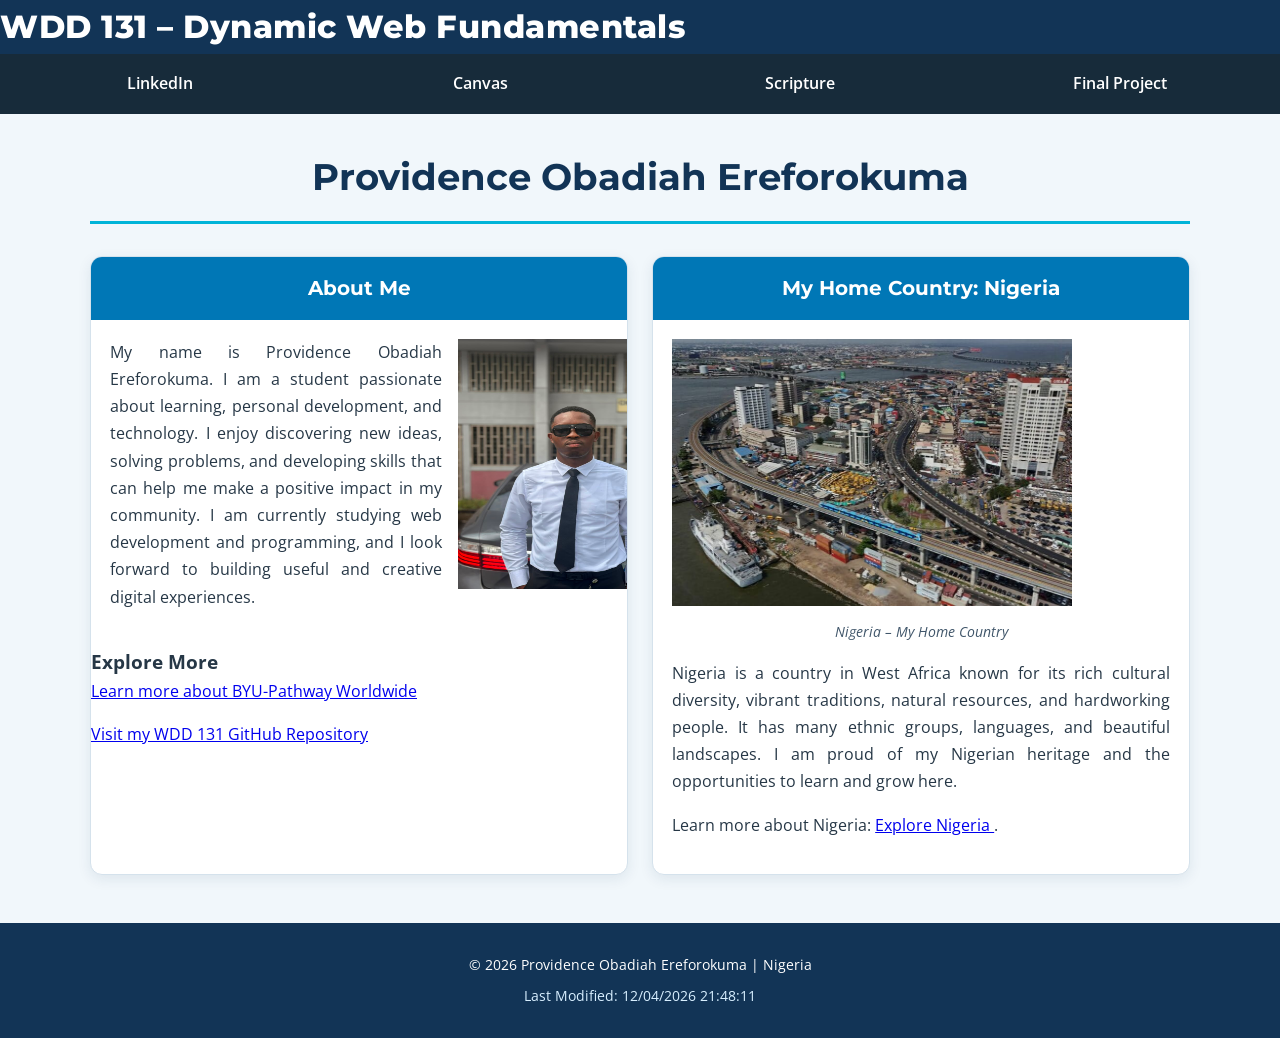
<file: index.html>
<!DOCTYPE html>
<html lang="en-US">

<head>
    <meta charset="UTF-8">
    <meta name="viewport" content="width=device-width, initial-scale=1.0">

    <title>WDD 131 – Dynamic Web Fundamentals – Providence Obadiah Ereforokuma</title>

    <meta name="description"
        content="WDD 131 Dynamic Web Fundamentals home page for Providence Ereforokuma, featuring my background, web development goals, and Nigeria.">

    <meta name="author" content="Providence Obadiah Ereforokuma">

    <link rel="preconnect" href="https://fonts.googleapis.com">
    <link rel="preconnect" href="https://fonts.gstatic.com" crossorigin>

    <link
        href="https://fonts.googleapis.com/css2?family=Montserrat:wght@400;600;700&family=Open+Sans:wght@400;500;600&display=swap"
        rel="stylesheet">

    <link rel="stylesheet" href="styles/base.css">

    <script src="scripts/getdates.js" defer></script>
</head>

<body>
    <header>
        <span id="course-title">WDD 131 – Dynamic Web Fundamentals</span>

        <nav class="navigation" aria-label="Main navigation">
            <a href="https://www.linkedin.com/in/providenceobadiahereforokuma" target="_blank"
                rel="noopener noreferrer">LinkedIn</a>

            <a href="https://byupw.instructure.com/" target="_blank" rel="noopener noreferrer">Canvas</a>

            <a href="https://www.churchofjesuschrist.org/study/scriptures/bofm/1-ne/3?lang=eng&amp;id=p7#p7"
                target="_blank" rel="noopener noreferrer">Scripture</a>

            <a href="final-project/">Final Project</a>
        </nav>
    </header>

    <main>
        <h1>Providence Obadiah Ereforokuma</h1>

        <div class="cards-container">
            <section class="card">
                <h2>About Me</h2>

                <div class="about-content">
                    <p>
                        My name is Providence Obadiah Ereforokuma. I am a student
                        passionate about learning, personal development, and
                        technology. I enjoy discovering new ideas, solving
                        problems, and developing skills that can help me make
                        a positive impact in my community. I am currently
                        studying web development and programming, and I look
                        forward to building useful and creative digital
                        experiences.
                    </p>

                    <img src="images/profile.jpeg" alt="Portrait of Providence Obadiah Ereforokuma" width="250"
                        height="250">
                </div>

                <div class="useful-links">
                    <h3>Explore More</h3>

                    <p>
                        <a href="https://www.byupathway.edu/" target="_blank" rel="noopener noreferrer">
                            Learn more about BYU-Pathway Worldwide
                        </a>
                    </p>

                    <p>
                        <a href="https://github.com/providiah/wdd131" target="_blank" rel="noopener noreferrer">
                            Visit my WDD 131 GitHub Repository
                        </a>
                    </p>
                </div>
            </section>

            <section class="card">
                <h2>My Home Country: Nigeria</h2>

                <div class="country-content">
                    <figure>
                        <img src="images/nigeria.jpg" alt="A view representing Nigeria" width="400" height="267">
                        <figcaption>Nigeria – My Home Country</figcaption>
                    </figure>

                    <div class="country-text">
                        <p>
                            Nigeria is a country in West Africa known for its
                            rich cultural diversity, vibrant traditions,
                            natural resources, and hardworking people. It has
                            many ethnic groups, languages, and beautiful
                            landscapes. I am proud of my Nigerian heritage
                            and the opportunities to learn and grow here.
                        </p>

                        <p>
                            Learn more about Nigeria:
                            <a href="https://www.britannica.com/place/Nigeria" target="_blank"
                                rel="noopener noreferrer">
                                Explore Nigeria
                            </a>.
                        </p>
                    </div>
                </div>
            </section>
        </div>
    </main>

    <footer>
        <p>
            &copy; <span id="currentyear"></span>
            Providence Obadiah Ereforokuma | Nigeria
        </p>

        <p id="lastModified"></p>
    </footer>
</body>

</html>
</file>
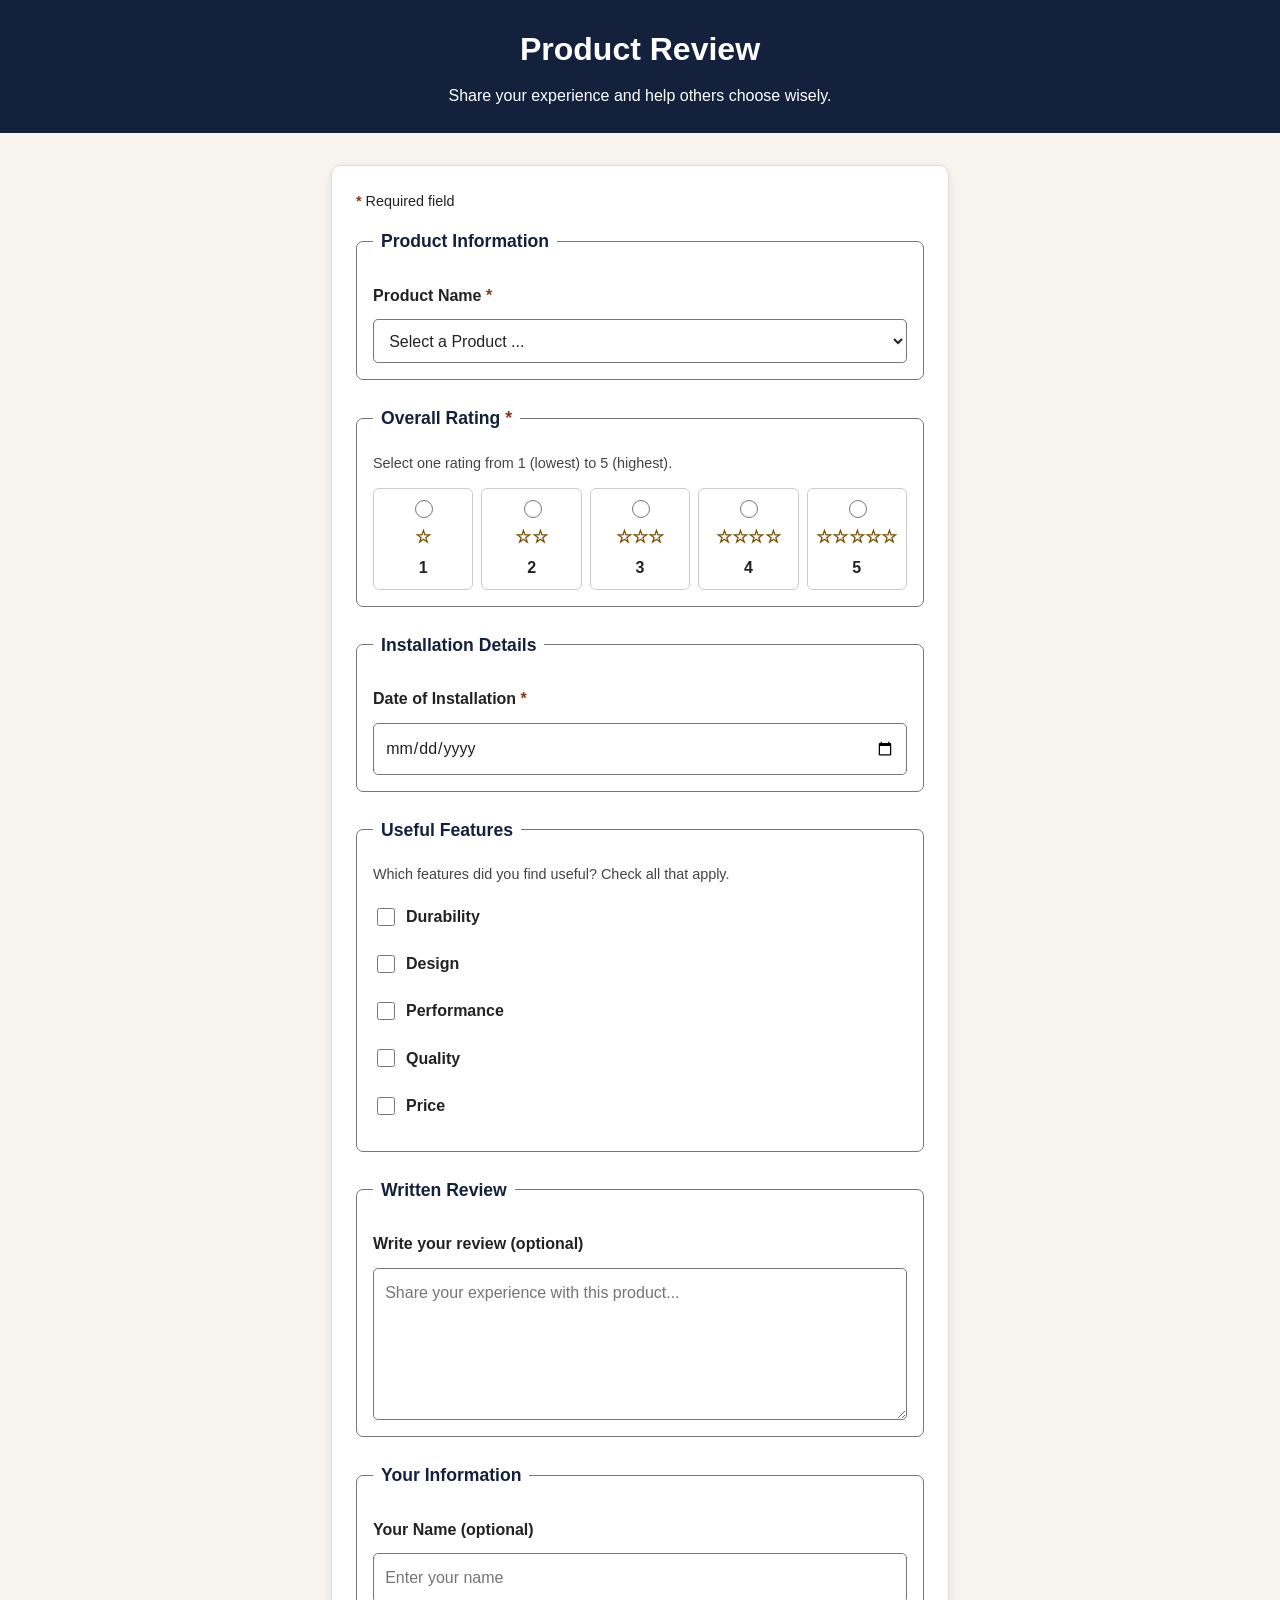
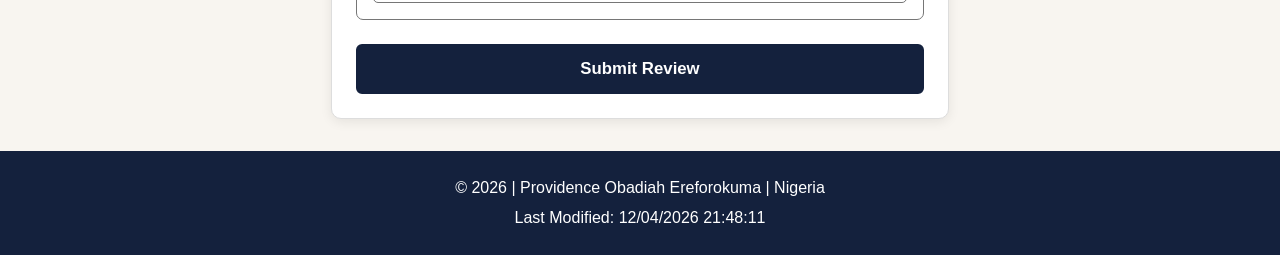
<file: form.html>
<!DOCTYPE html>
<html lang="en">

<head>
    <meta charset="UTF-8">
    <meta name="viewport" content="width=device-width, initial-scale=1.0">
    <meta name="description"
        content="WDD 131 Product Review Form. Select a product, rate it, and share your experience.">
    <meta name="author" content="Providence Obadiah Ereforokuma">
    <title>Product Review Form | WDD 131</title>

    <link rel="stylesheet" href="styles/form.css">
    <script src="scripts/form.js" defer></script>
</head>

<body>
    <header class="site-header">
        <h1>Product Review</h1>
        <p>Share your experience and help others choose wisely.</p>
    </header>

    <main>
        <form method="get" action="review.html">
            <p class="required-note"><span aria-hidden="true">*</span> Required field</p>

            <fieldset>
                <legend>Product Information</legend>

                <label for="productName">
                    Product Name <span class="required" aria-hidden="true">*</span>
                </label>
                <select id="productName" name="productName" required>
                    <option value="" disabled selected>Select a Product ...</option>
                </select>
            </fieldset>

            <fieldset>
                <legend>Overall Rating <span class="required" aria-hidden="true">*</span></legend>
                <p class="field-help">Select one rating from 1 (lowest) to 5 (highest).</p>

                <div class="rating-options">
                    <label for="rating1">
                        <input type="radio" id="rating1" name="rating" value="1" required>
                        <span class="stars" aria-hidden="true">☆</span>
                        <span>1</span>
                    </label>

                    <label for="rating2">
                        <input type="radio" id="rating2" name="rating" value="2" required>
                        <span class="stars" aria-hidden="true">☆☆</span>
                        <span>2</span>
                    </label>

                    <label for="rating3">
                        <input type="radio" id="rating3" name="rating" value="3" required>
                        <span class="stars" aria-hidden="true">☆☆☆</span>
                        <span>3</span>
                    </label>

                    <label for="rating4">
                        <input type="radio" id="rating4" name="rating" value="4" required>
                        <span class="stars" aria-hidden="true">☆☆☆☆</span>
                        <span>4</span>
                    </label>

                    <label for="rating5">
                        <input type="radio" id="rating5" name="rating" value="5" required>
                        <span class="stars" aria-hidden="true">☆☆☆☆☆</span>
                        <span>5</span>
                    </label>
                </div>
            </fieldset>

            <fieldset>
                <legend>Installation Details</legend>

                <label for="installationDate">
                    Date of Installation <span class="required" aria-hidden="true">*</span>
                </label>
                <input type="date" id="installationDate" name="installationDate" required>
            </fieldset>

            <fieldset>
                <legend>Useful Features</legend>
                <p class="field-help">Which features did you find useful? Check all that apply.</p>

                <label class="choice-label" for="durability">
                    <input type="checkbox" id="durability" name="features" value="Durability">
                    Durability
                </label>

                <label class="choice-label" for="design">
                    <input type="checkbox" id="design" name="features" value="Design">
                    Design
                </label>

                <label class="choice-label" for="performance">
                    <input type="checkbox" id="performance" name="features" value="Performance">
                    Performance
                </label>

                <label class="choice-label" for="quality">
                    <input type="checkbox" id="quality" name="features" value="Quality">
                    Quality
                </label>

                <label class="choice-label" for="price">
                    <input type="checkbox" id="price" name="features" value="Price">
                    Price
                </label>
            </fieldset>

            <fieldset>
                <legend>Written Review</legend>

                <label for="writtenReview">Write your review (optional)</label>
                <textarea id="writtenReview" name="writtenReview" rows="5"
                    placeholder="Share your experience with this product..."></textarea>
            </fieldset>

            <fieldset>
                <legend>Your Information</legend>

                <label for="userName">Your Name (optional)</label>
                <input type="text" id="userName" name="userName" autocomplete="name" placeholder="Enter your name">
            </fieldset>

            <input type="submit" value="Submit Review" class="submit-button">
        </form>
    </main>

    <footer>
        <p>&copy; <span id="currentyear"></span> | Providence Obadiah Ereforokuma | Nigeria</p>
        <p>Last Modified: <span id="lastModified"></span></p>
    </footer>
</body>

</html>
</file>
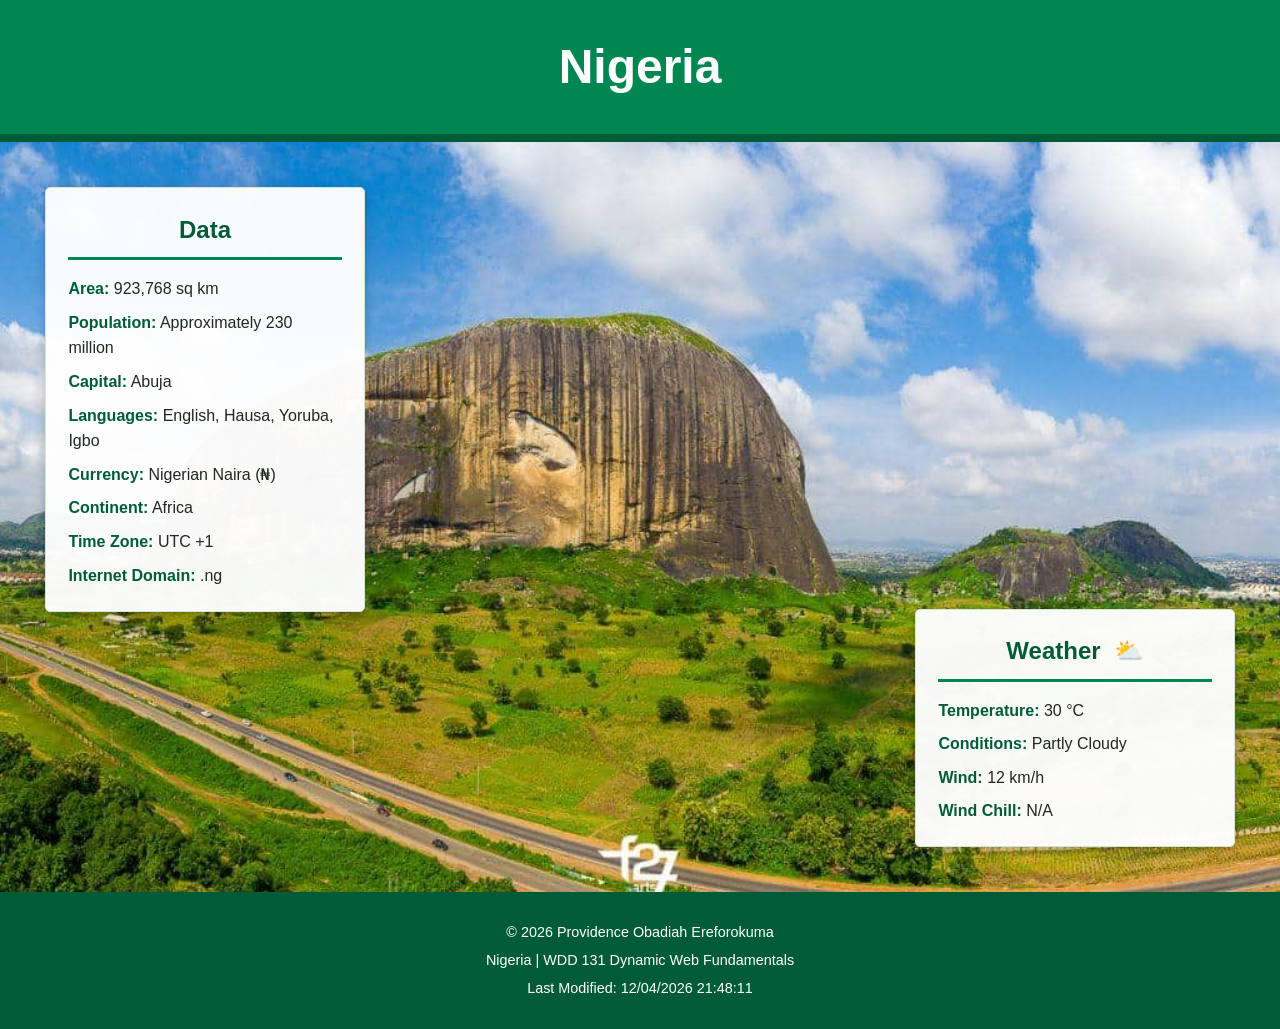
<file: place.html>
<!DOCTYPE html>
<html lang="en">

<head>
    <meta charset="UTF-8">
    <meta name="viewport" content="width=device-width, initial-scale=1.0">

    <meta name="description"
        content="Explore Nigeria, the Giant of Africa. Discover its geography, population, culture, landmarks, and weather.">

    <meta name="author" content="Providence Obadiah Ereforokuma">

    <title>Nigeria | Country Page | WDD 131</title>

    <link rel="stylesheet" href="styles/place.css">
    <script src="scripts/place.js" defer></script>
</head>

<body>

    <header>
        <h1>Nigeria</h1>
    </header>

    <main>

        <!-- Responsive Hero Image -->
        <div class="hero">
            <picture>
                <source srcset="images/nigeria-large.webp" media="(min-width: 700px)" type="image/webp">

                <img src="images/nigeria-small.webp" alt="Green mountain landscape in Nigeria" width="1000"
                    height="600" fetchpriority="high">
            </picture>
        </div>

        <!-- Country Data -->
        <section class="country-data">
            <h2>Data</h2>

            <div class="data-content">
                <p><strong>Area:</strong> 923,768 sq km</p>

                <p><strong>Population:</strong> Approximately 230 million</p>

                <p><strong>Capital:</strong> Abuja</p>

                <p><strong>Languages:</strong> English, Hausa, Yoruba, Igbo</p>

                <p><strong>Currency:</strong> Nigerian Naira (₦)</p>

                <p><strong>Continent:</strong> Africa</p>

                <p><strong>Time Zone:</strong> UTC +1</p>

                <p><strong>Internet Domain:</strong> .ng</p>
            </div>
        </section>

        <!-- Weather Information -->
        <section class="weather">
            <h2>Weather</h2>

            <!-- Mobile SVG Weather Icon -->
            <div class="weather-icon">
                <img src="images/weather.svg" alt="Partly cloudy weather icon" width="80" height="80">
            </div>

            <div class="weather-content">
                <p>
                    <strong>Temperature:</strong>
                    <span id="temperature">30</span> °C
                </p>

                <p>
                    <strong>Conditions:</strong>
                    Partly Cloudy
                </p>

                <p>
                    <strong>Wind:</strong>
                    <span id="wind-speed">12</span> km/h
                </p>

                <p>
                    <strong>Wind Chill:</strong>
                    <span id="wind-chill">N/A</span>
                </p>
            </div>
        </section>

    </main>

    <!-- Footer -->
    <footer>
        <p>
            &copy; <span id="current-year"></span>
            Providence Obadiah Ereforokuma
        </p>

        <p>Nigeria | WDD 131 Dynamic Web Fundamentals</p>

        <p>
            Last Modified:
            <span id="last-modified"></span>
        </p>
    </footer>

</body>

</html>
</file>
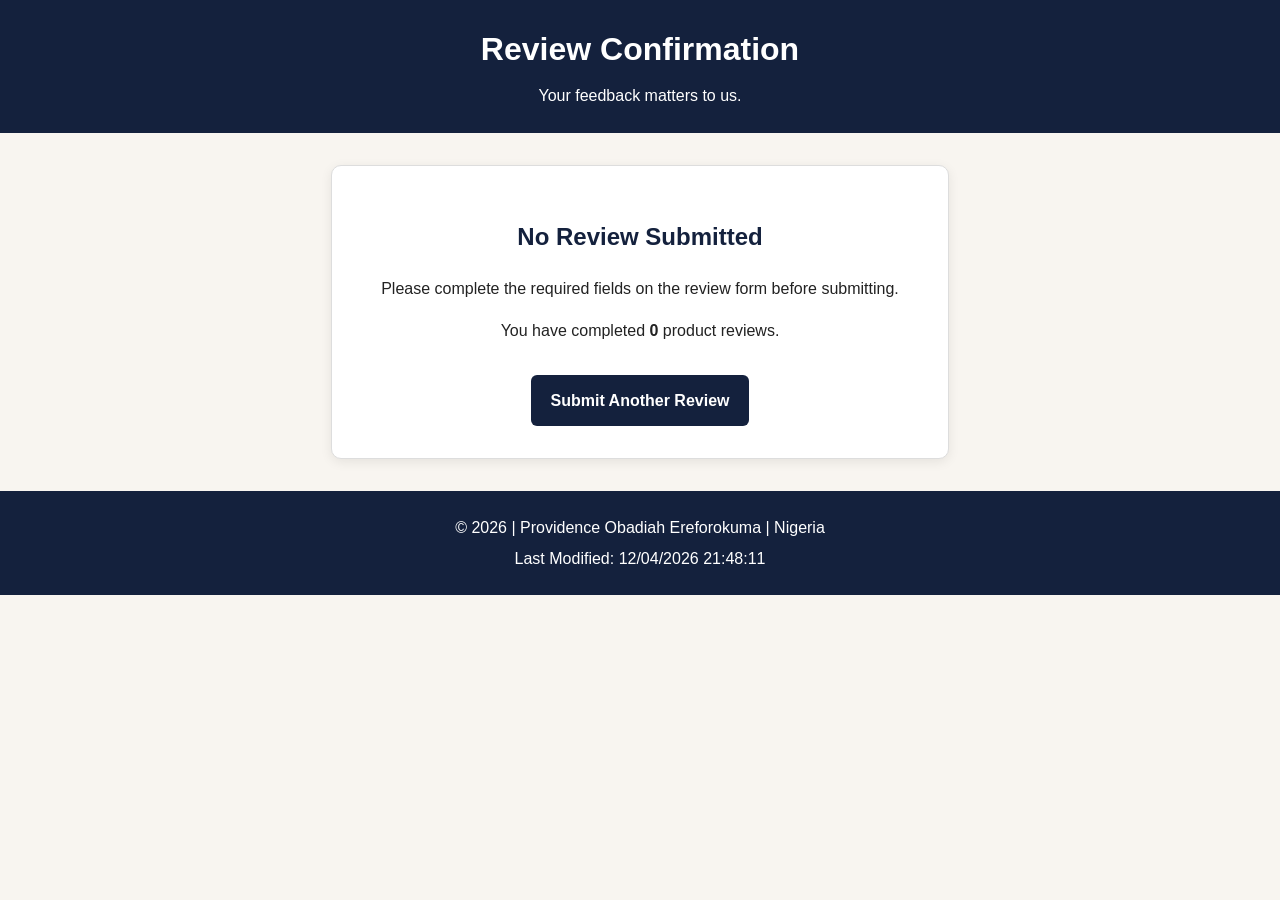
<file: review.html>
<!DOCTYPE html>
<html lang="en">

<head>
    <meta charset="UTF-8">
    <meta name="viewport" content="width=device-width, initial-scale=1.0">
    <meta name="description" content="Product review submission confirmation page for WDD 131.">
    <meta name="author" content="Providence Obadiah Ereforokuma">
    <title>Review Confirmation | WDD 131</title>

    <link rel="stylesheet" href="styles/form.css">
    <script src="scripts/review.js" defer></script>
</head>

<body>
    <header class="site-header">
        <h1>Review Confirmation</h1>
        <p>Your feedback matters to us.</p>
    </header>

    <main>
        <section class="confirmation">
            <h2 id="confirmationTitle">Thank You!</h2>

            <p id="confirmationMessage">
                Your product review has been submitted successfully.
            </p>

            <div id="reviewDetails" hidden>
                <p>Product: <strong id="confirmedProduct"></strong></p>
                <p>Rating: <strong id="confirmedRating"></strong> out of 5</p>
            </div>

            <p>
                You have completed
                <strong id="reviewCount">0</strong>
                product reviews.
            </p>

            <a href="form.html">Submit Another Review</a>
        </section>
    </main>

    <footer>
        <p>&copy; <span id="currentyear"></span> | Providence Obadiah Ereforokuma | Nigeria</p>
        <p>Last Modified: <span id="lastModified"></span></p>
    </footer>
</body>

</html>
</file>
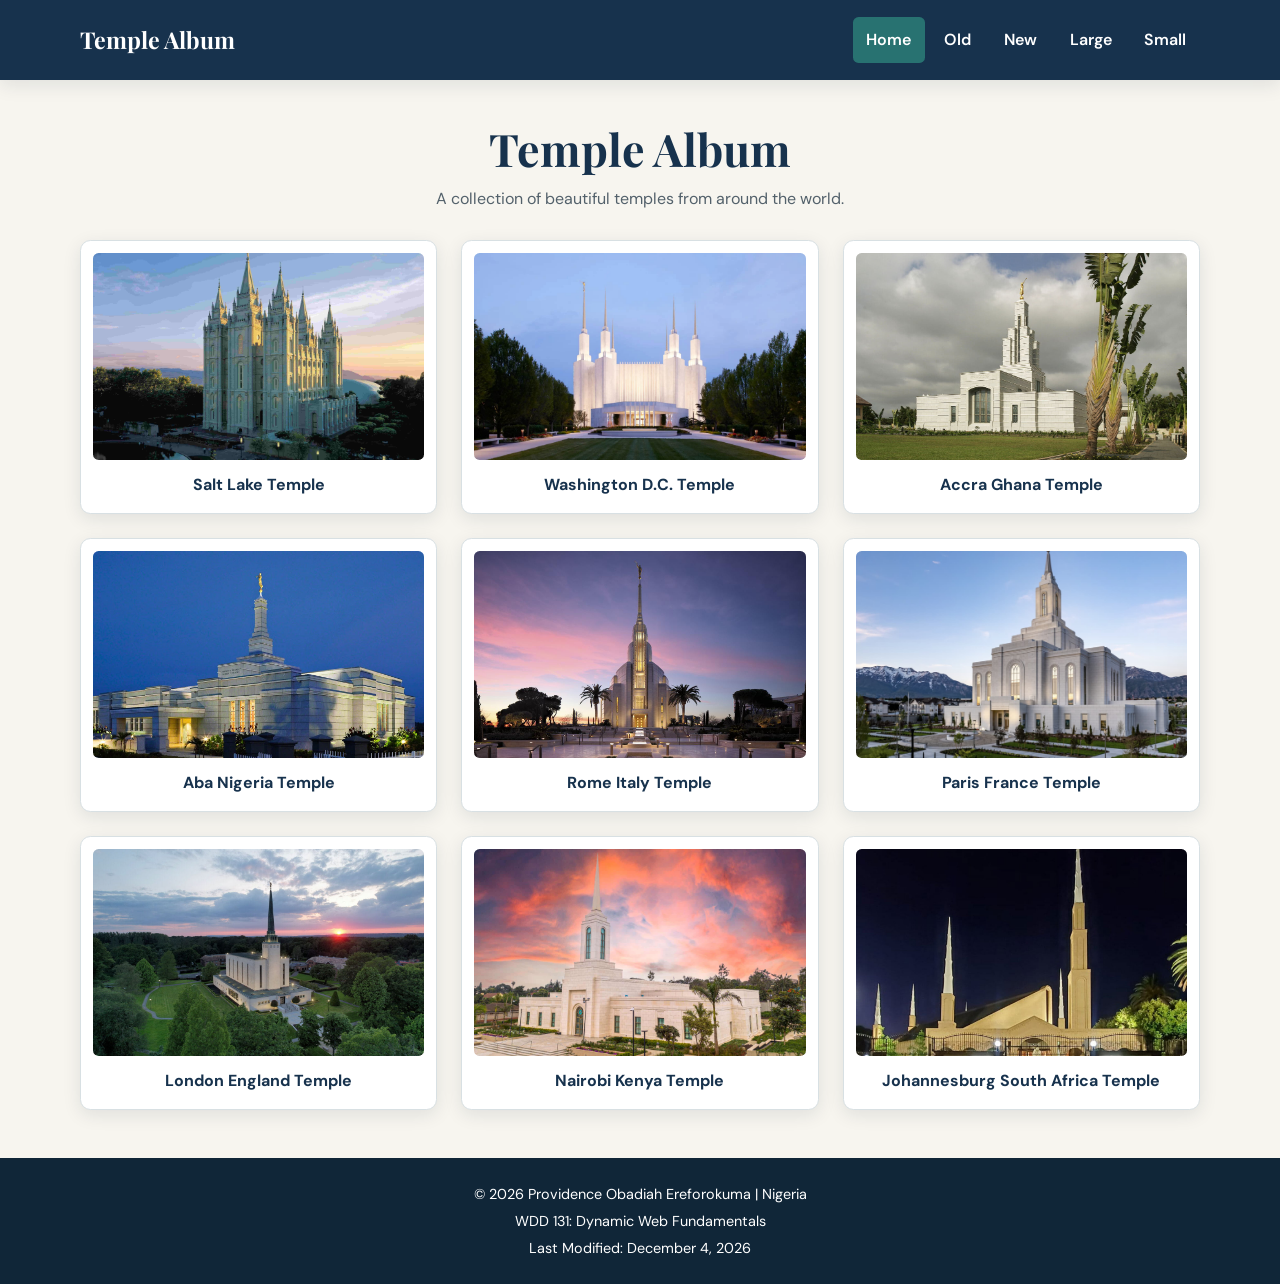
<file: temples.html>
<!DOCTYPE html>
<html lang="en">

<head>
    <meta charset="UTF-8">
    <meta name="viewport" content="width=device-width, initial-scale=1.0">
    <meta name="description"
        content="A responsive picture album featuring temples of The Church of Jesus Christ of Latter-day Saints.">
    <meta name="author" content="Providence Obadiah Ereforokuma">
    <title>Temple Album | WDD 131</title>
    <link rel="preconnect" href="https://fonts.googleapis.com">
    <link rel="preconnect" href="https://fonts.gstatic.com" crossorigin>
    <link
        href="https://fonts.googleapis.com/css2?family=DM+Sans:wght@400;500;600;700&family=Playfair+Display:wght@600;700&display=swap"
        rel="stylesheet">
    <link rel="stylesheet" href="styles/temples.css">
    <link rel="stylesheet" href="styles/temples-large.css">
    <script src="scripts/temples.js" defer></script>
</head>

<body>
    <header class="site-header">
        <div class="header-inner">
            <a class="site-title" href="temples.html">Temple Album</a>
            <button class="menu-button" type="button" aria-label="Open navigation menu" aria-expanded="false"
                aria-controls="primary-navigation">
                <span class="menu-icon" aria-hidden="true">☰</span>
            </button>
            <nav class="primary-nav" id="primary-navigation" aria-label="Main navigation">
                <a href="#all" data-filter="all" class="active" aria-current="page">Home</a>
                <a href="#old" data-filter="old">Old</a>
                <a href="#new" data-filter="new">New</a>
                <a href="#large" data-filter="large">Large</a>
                <a href="#small" data-filter="small">Small</a>
            </nav>
        </div>
    </header>

    <main>
        <h1>Temple Album</h1>
        <p class="intro">A collection of beautiful temples from around the world.</p>
        <section class="temple-grid" aria-label="Temple photographs">
            <figure class="temple-card" data-year="old" data-size="large">
                <img src="images/salt_lake_temple_lds.jpg" alt="Illustration placeholder for the Salt Lake Temple"
                    width="640" height="420">
                <figcaption>Salt Lake Temple</figcaption>
            </figure>
            <figure class="temple-card" data-year="old" data-size="large">
                <img src="images/washington-dc-temple.jpg" alt="Illustration placeholder for the Washington D.C. Temple"
                    width="640" height="420" loading="lazy">
                <figcaption>Washington D.C. Temple</figcaption>
            </figure>
            <figure class="temple-card" data-year="new" data-size="small">
                <img src="images/accra_ghana_temple.jpg" alt="Illustration placeholder for the Accra Ghana Temple"
                    width="640" height="420" loading="lazy">
                <figcaption>Accra Ghana Temple</figcaption>
            </figure>
            <figure class="temple-card" data-year="new" data-size="small">
                <img src="images/aba-nigeria-temple.jpg" alt="Illustration placeholder for the Aba Nigeria Temple"
                    width="640" height="420" loading="lazy">
                <figcaption>Aba Nigeria Temple</figcaption>
            </figure>
            <figure class="temple-card" data-year="new" data-size="large">
                <img src="images/rome-italy-temple.jpg" alt="Illustration placeholder for the Rome Italy Temple"
                    width="640" height="420" loading="lazy">
                <figcaption>Rome Italy Temple</figcaption>
            </figure>
            <figure class="temple-card" data-year="new" data-size="small">
                <img src="images/paris_france_temple.jpg" alt="Illustration placeholder for the Paris France Temple"
                    width="640" height="420" loading="lazy">
                <figcaption>Paris France Temple</figcaption>
            </figure>
            <figure class="temple-card" data-year="old" data-size="small">
                <img src="images/london-england-temple.jpg" alt="Illustration placeholder for the London England Temple"
                    width="640" height="420" loading="lazy">
                <figcaption>London England Temple</figcaption>
            </figure>
            <figure class="temple-card" data-year="new" data-size="large">
                <img src="images/nairobi-kenya-temple.jpg" alt="Illustration placeholder for the Nairobi Kenya Temple"
                    width="640" height="420" loading="lazy">
                <figcaption>Nairobi Kenya Temple</figcaption>
            </figure>
            <figure class="temple-card" data-year="old" data-size="small">
                <img src="images/johannesburg-temple.jpg"
                    alt="Illustration placeholder for the Johannesburg South Africa Temple" width="640" height="420"
                    loading="lazy">
                <figcaption>Johannesburg South Africa Temple</figcaption>
            </figure>
        </section>
        <p class="empty-message" hidden>No temples match this category.</p>
    </main>

    <footer class="site-footer">
        <p>© <span id="current-year"></span> Providence Obadiah Ereforokuma | Nigeria</p>
        <p>WDD 131: Dynamic Web Fundamentals</p>
        <p>Last Modified: <span id="last-modified"></span></p>
    </footer>
</body>

</html>
</file>
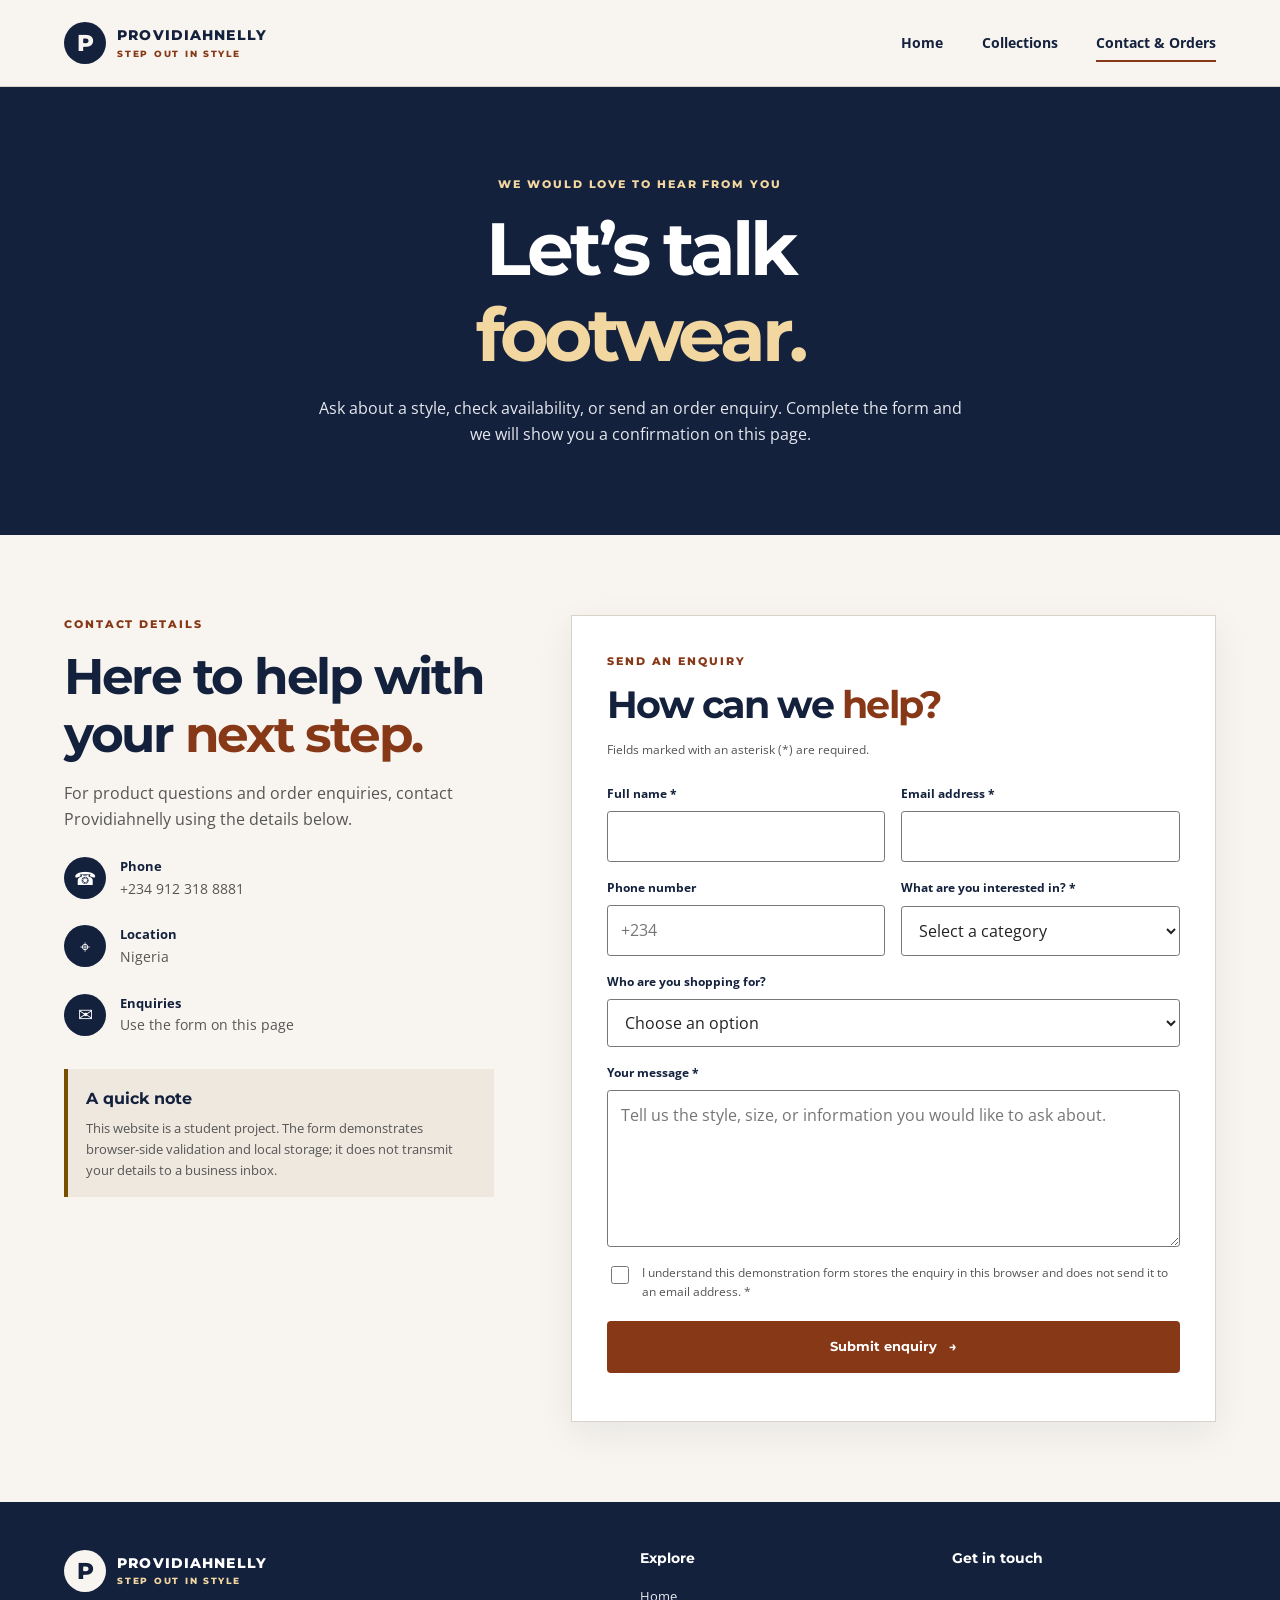
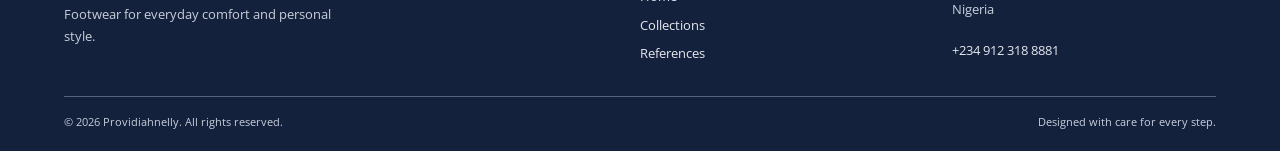
<file: project/contact.html>
<!DOCTYPE html>
<html lang="en">

<head>
    <meta charset="UTF-8">
    <meta name="viewport" content="width=device-width, initial-scale=1.0">
    <meta name="description"
        content="Contact Providiahnelly in Nigeria to ask about slippers, sandals, palm slippers, sizes, availability, and footwear orders.">
    <meta name="author" content="Providence Obadiah Ereforokuma">
    <meta name="theme-color" content="#14213d">
    <title>Contact &amp; Orders | Providiahnelly</title>
    <link rel="preconnect" href="https://fonts.googleapis.com">
    <link rel="preconnect" href="https://fonts.gstatic.com" crossorigin>
    <link
        href="https://fonts.googleapis.com/css2?family=Montserrat:wght@500;600;700;800&family=Open+Sans:wght@400;500;600;700&display=swap"
        rel="stylesheet">
    <link rel="stylesheet" href="styles/project.css">
    <script src="scripts/project.js" defer></script>
</head>

<body>
    <a class="skip-link" href="#main-content">Skip to main content</a>
    <header class="site-header">
        <div class="header-inner">
            <a class="brand" href="index.html" aria-label="Providiahnelly home"><span class="brand-mark">P</span><span
                    class="brand-name">PROVIDIAHNELLY<small>STEP OUT IN STYLE</small></span></a>
            <button class="menu-toggle" type="button" aria-expanded="false" aria-controls="primary-nav"
                aria-label="Open navigation"><span></span><span></span><span></span></button>
            <nav class="primary-nav" id="primary-nav" aria-label="Main navigation"><a href="index.html">Home</a><a
                    href="collections.html">Collections</a><a class="active" href="contact.html"
                    aria-current="page">Contact &amp; Orders</a></nav>
        </div>
    </header>

    <main id="main-content">
        <section class="page-hero contact-hero">
            <p class="eyebrow">WE WOULD LOVE TO HEAR FROM YOU</p>
            <h1>Let’s talk <em>footwear.</em></h1>
            <p>Ask about a style, check availability, or send an order enquiry. Complete the form and we will show you a
                confirmation on this page.</p>
        </section>

        <section class="contact-layout section-pad">
            <aside class="contact-aside">
                <p class="eyebrow">CONTACT DETAILS</p>
                <h2>Here to help with your <em>next step.</em></h2>
                <p>For product questions and order enquiries, contact Providiahnelly using the details below.</p>
                <div class="contact-detail"><span class="detail-icon" aria-hidden="true">☎</span>
                    <div><strong>Phone</strong><a href="tel:+2349123188881">+234 912 318 8881</a></div>
                </div>
                <div class="contact-detail"><span class="detail-icon" aria-hidden="true">⌖</span>
                    <div><strong>Location</strong><span>Nigeria</span></div>
                </div>
                <div class="contact-detail"><span class="detail-icon" aria-hidden="true">✉</span>
                    <div><strong>Enquiries</strong><span>Use the form on this page</span></div>
                </div>
                <div class="contact-note"><strong>A quick note</strong>
                    <p>This website is a student project. The form demonstrates browser-side validation and local
                        storage; it does not transmit your details to a business inbox.</p>
                </div>
            </aside>

            <form class="contact-form" id="enquiry-form">
                <div class="form-heading">
                    <p class="eyebrow">SEND AN ENQUIRY</p>
                    <h2>How can we <em>help?</em></h2>
                    <p>Fields marked with an asterisk (*) are required.</p>
                </div>
                <div class="form-row">
                    <div class="form-field"><label for="full-name">Full name *</label><input id="full-name"
                            name="fullName" type="text" autocomplete="name" required minlength="2" maxlength="70"></div>
                    <div class="form-field"><label for="email">Email address *</label><input id="email" name="email"
                            type="email" autocomplete="email" required></div>
                </div>
                <div class="form-row">
                    <div class="form-field"><label for="phone">Phone number</label><input id="phone" name="phone"
                            type="tel" autocomplete="tel" placeholder="+234"></div>
                    <div class="form-field"><label for="interest">What are you interested in? *</label><select
                            id="interest" name="interest" required>
                            <option value="" selected disabled>Select a category</option>
                            <option value="Slippers">Slippers</option>
                            <option value="Sandals">Sandals</option>
                            <option value="Palm slippers">Palm slippers</option>
                            <option value="General enquiry">General enquiry</option>
                        </select></div>
                </div>
                <div class="form-field"><label for="audience">Who are you shopping for?</label><select id="audience"
                        name="audience">
                        <option value="Not specified">Choose an option</option>
                        <option value="Men">Men</option>
                        <option value="Women">Women</option>
                        <option value="Children">Children</option>
                        <option value="Family">Family</option>
                    </select></div>
                <div class="form-field"><label for="message">Your message *</label><textarea id="message" name="message"
                        rows="5" required minlength="10" maxlength="700"
                        placeholder="Tell us the style, size, or information you would like to ask about."></textarea>
                </div>
                <label class="consent-field"><input type="checkbox" name="consent" id="consent" required><span>I
                        understand this demonstration form stores the enquiry in this browser and does not send it to an
                        email address. *</span></label>
                <button class="button button-primary form-submit" type="submit">Submit enquiry <span
                        aria-hidden="true">→</span></button>
                <p class="form-feedback" id="form-feedback" role="status" aria-live="polite"></p>
            </form>
        </section>
    </main>

    <footer class="site-footer">
        <div class="footer-main">
            <div><a class="brand brand-footer" href="index.html"><span class="brand-mark">P</span><span
                        class="brand-name">PROVIDIAHNELLY<small>STEP OUT IN STYLE</small></span></a>
                <p>Footwear for everyday comfort and personal style.</p>
            </div>
            <div>
                <h2>Explore</h2><a href="index.html">Home</a><a href="collections.html">Collections</a><a
                    href="references.html">References</a>
            </div>
            <div>
                <h2>Get in touch</h2>
                <p>Nigeria</p><a href="tel:+2349123188881">+234 912 318 8881</a>
            </div>
        </div>
        <div class="footer-bottom"><span>© <span id="current-year"></span> Providiahnelly. All rights
                reserved.</span><span>Designed with care for every step.</span></div>
    </footer>
</body>

</html>
</file>
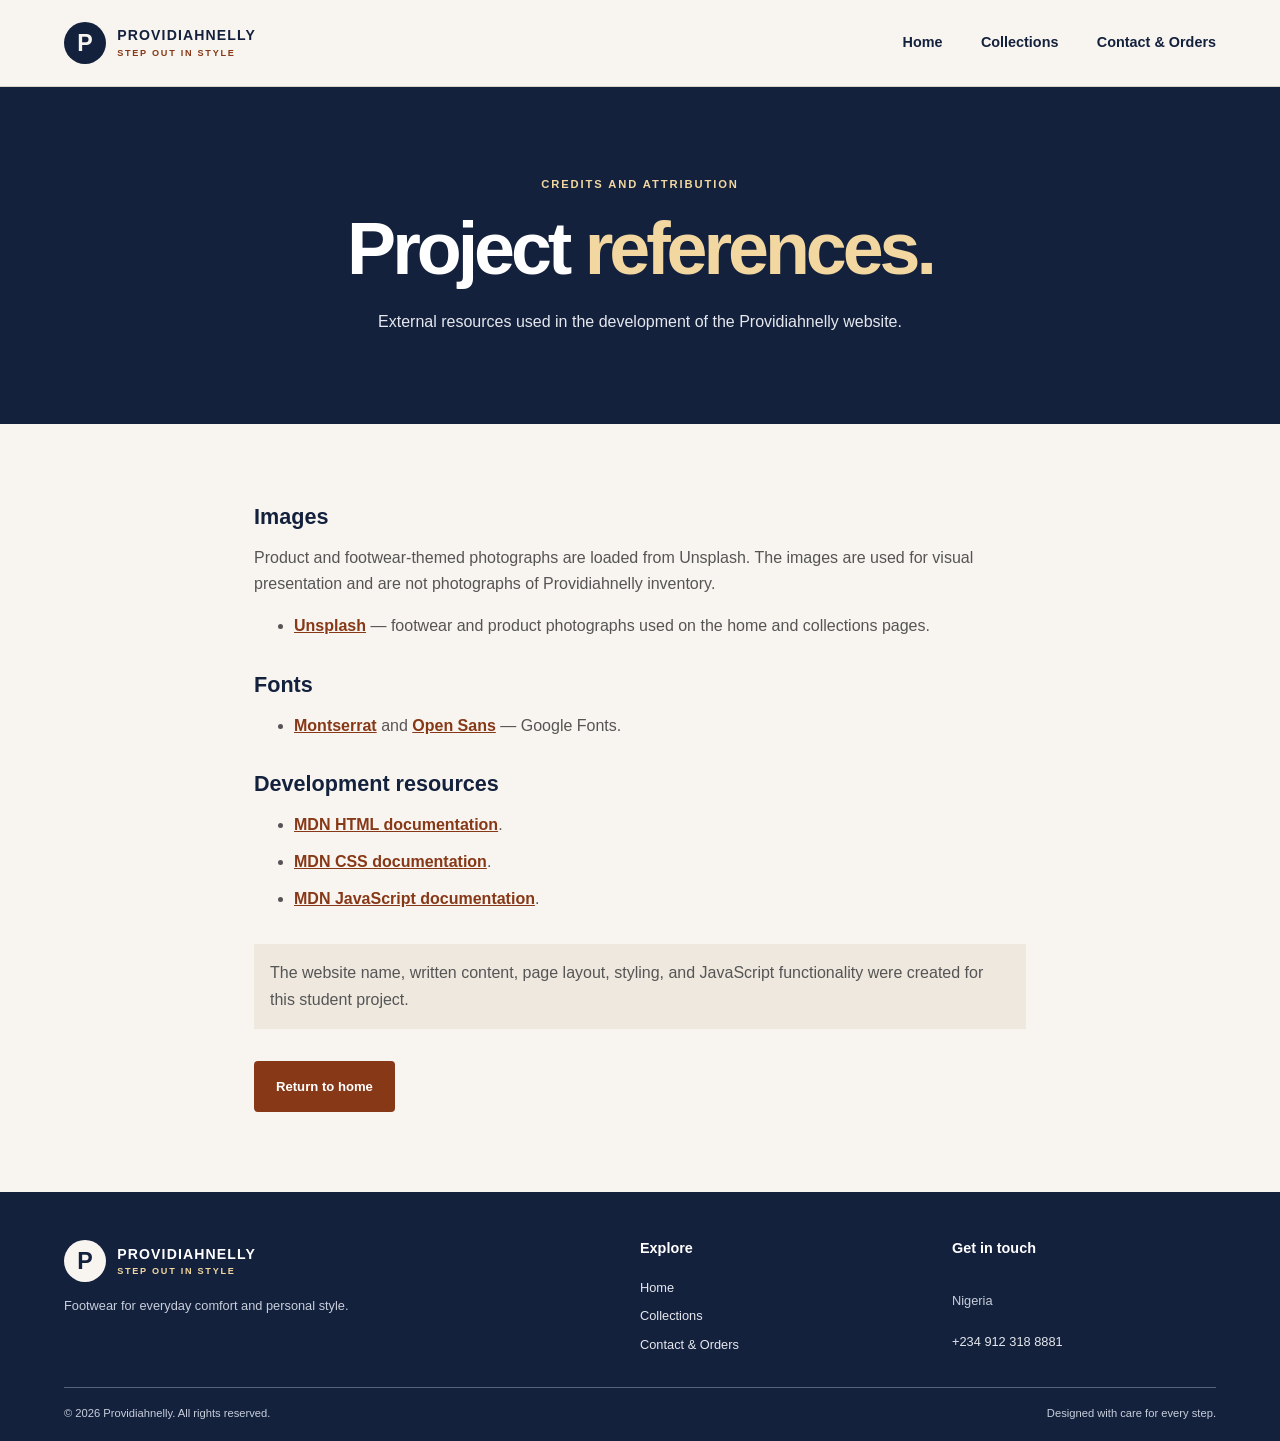
<file: project/references.html>
<!DOCTYPE html>
<html lang="en">

<head>
    <meta charset="UTF-8">
    <meta name="viewport" content="width=device-width, initial-scale=1.0">
    <meta name="description"
        content="Image, font, and resource credits for the Providiahnelly footwear website project.">
    <meta name="author" content="Providence Obadiah Ereforokuma">
    <title>References | Providiahnelly</title>
    <link rel="stylesheet" href="styles/project.css">
    <script src="scripts/project.js" defer></script>
</head>

<body>
    <a class="skip-link" href="#main-content">Skip to main content</a>
    <header class="site-header">
        <div class="header-inner">
            <a class="brand" href="index.html" aria-label="Providiahnelly home"><span class="brand-mark">P</span><span
                    class="brand-name">PROVIDIAHNELLY<small>STEP OUT IN STYLE</small></span></a>
            <button class="menu-toggle" type="button" aria-expanded="false" aria-controls="primary-nav"
                aria-label="Open navigation"><span></span><span></span><span></span></button>
            <nav class="primary-nav" id="primary-nav" aria-label="Main navigation"><a href="index.html">Home</a><a
                    href="collections.html">Collections</a><a href="contact.html">Contact &amp; Orders</a></nav>
        </div>
    </header>
    <main id="main-content" class="references-main">
        <section class="page-hero">
            <p class="eyebrow">CREDITS AND ATTRIBUTION</p>
            <h1>Project <em>references.</em></h1>
            <p>External resources used in the development of the Providiahnelly website.</p>
        </section>
        <section class="references-content section-pad">
            <h2>Images</h2>
            <p>Product and footwear-themed photographs are loaded from Unsplash. The images are used for visual
                presentation and are not photographs of Providiahnelly inventory.</p>
            <ul class="reference-list">
                <li><a href="https://unsplash.com/" target="_blank" rel="noopener noreferrer">Unsplash</a> — footwear
                    and product photographs used on the home and collections pages.</li>
            </ul>
            <h2>Fonts</h2>
            <ul class="reference-list">
                <li><a href="https://fonts.google.com/specimen/Montserrat" target="_blank"
                        rel="noopener noreferrer">Montserrat</a> and <a
                        href="https://fonts.google.com/specimen/Open+Sans" target="_blank"
                        rel="noopener noreferrer">Open Sans</a> — Google Fonts.</li>
            </ul>
            <h2>Development resources</h2>
            <ul class="reference-list">
                <li><a href="https://developer.mozilla.org/en-US/docs/Web/HTML" target="_blank"
                        rel="noopener noreferrer">MDN HTML documentation</a>.</li>
                <li><a href="https://developer.mozilla.org/en-US/docs/Web/CSS" target="_blank"
                        rel="noopener noreferrer">MDN CSS documentation</a>.</li>
                <li><a href="https://developer.mozilla.org/en-US/docs/Web/JavaScript" target="_blank"
                        rel="noopener noreferrer">MDN JavaScript documentation</a>.</li>
            </ul>
            <p class="reference-note">The website name, written content, page layout, styling, and JavaScript
                functionality were created for this student project.</p>
            <a class="button button-primary" href="index.html">Return to home</a>
        </section>
    </main>
    <footer class="site-footer">
        <div class="footer-main">
            <div><a class="brand brand-footer" href="index.html"><span class="brand-mark">P</span><span
                        class="brand-name">PROVIDIAHNELLY<small>STEP OUT IN STYLE</small></span></a>
                <p>Footwear for everyday comfort and personal style.</p>
            </div>
            <div>
                <h2>Explore</h2><a href="index.html">Home</a><a href="collections.html">Collections</a><a
                    href="contact.html">Contact &amp; Orders</a>
            </div>
            <div>
                <h2>Get in touch</h2>
                <p>Nigeria</p><a href="tel:+2349123188881">+234 912 318 8881</a>
            </div>
        </div>
        <div class="footer-bottom"><span>© <span id="current-year"></span> Providiahnelly. All rights
                reserved.</span><span>Designed with care for every step.</span></div>
    </footer>
</body>

</html>
</file>
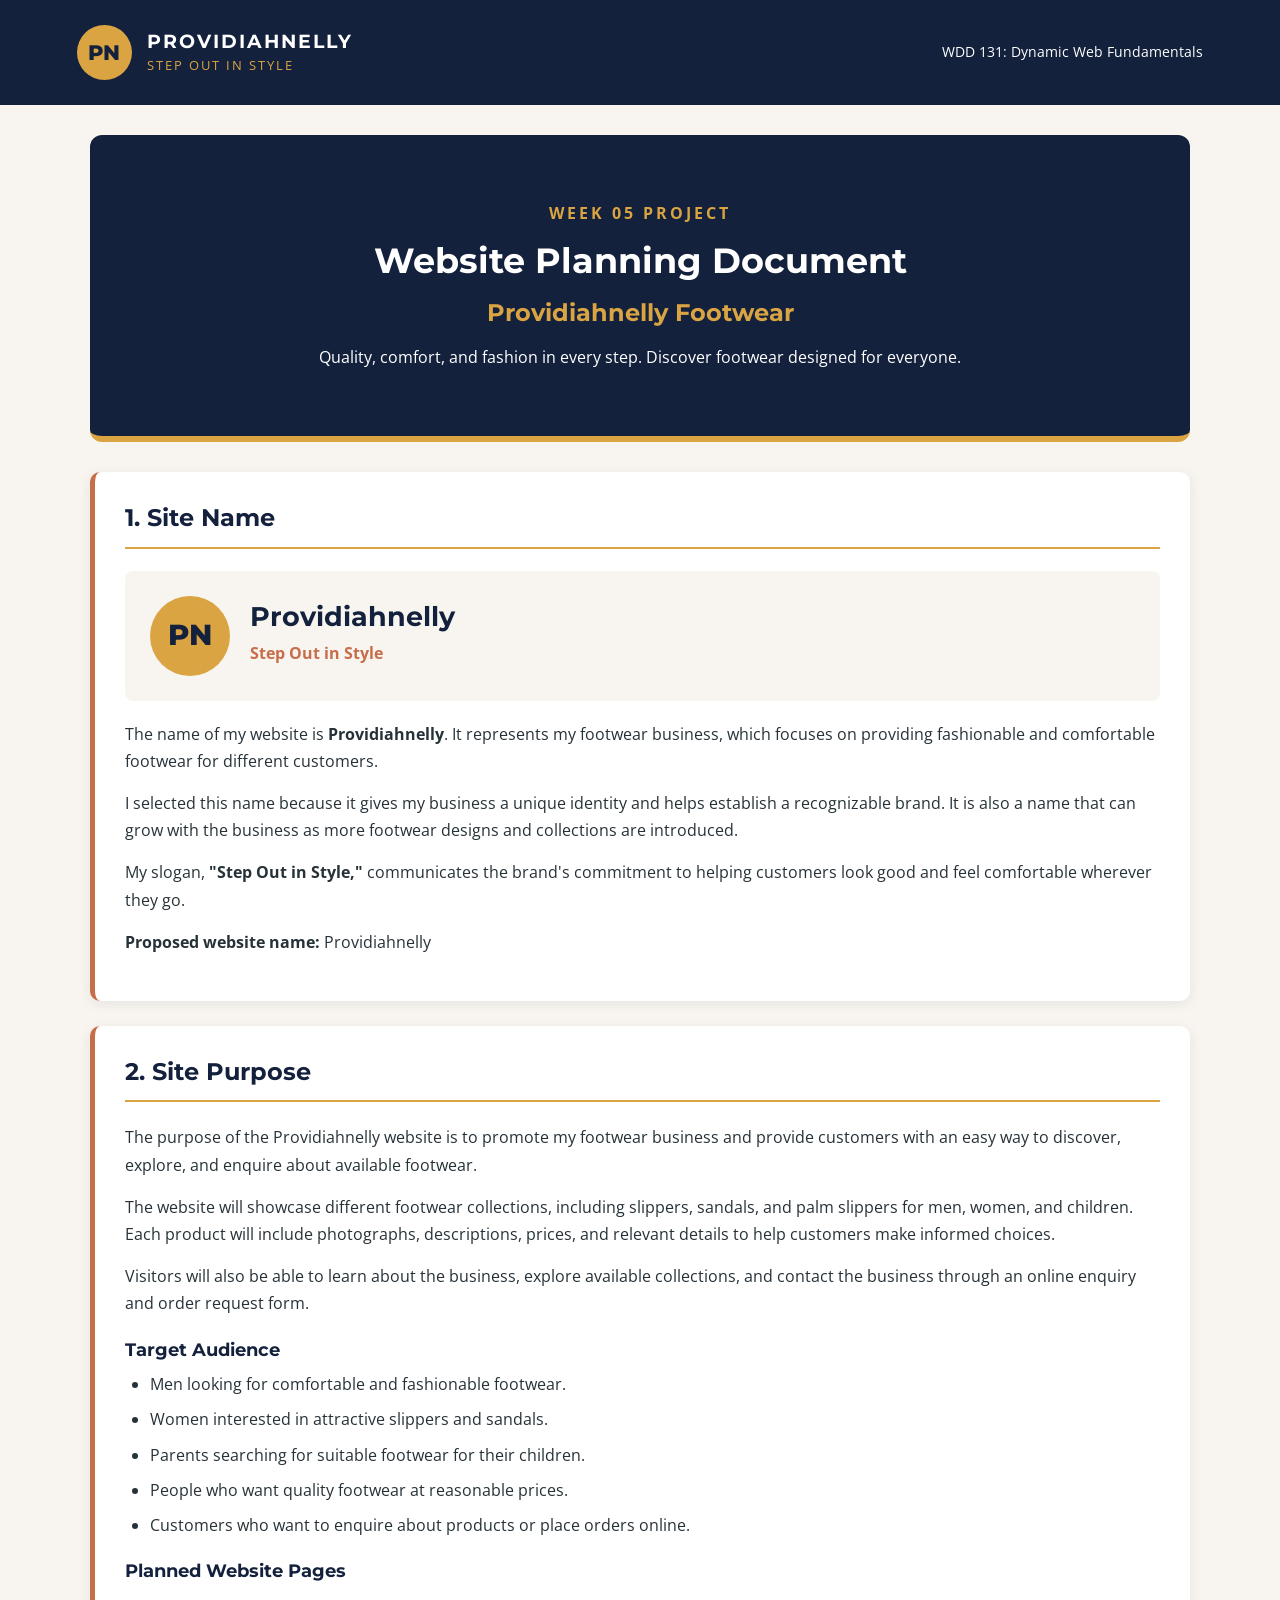
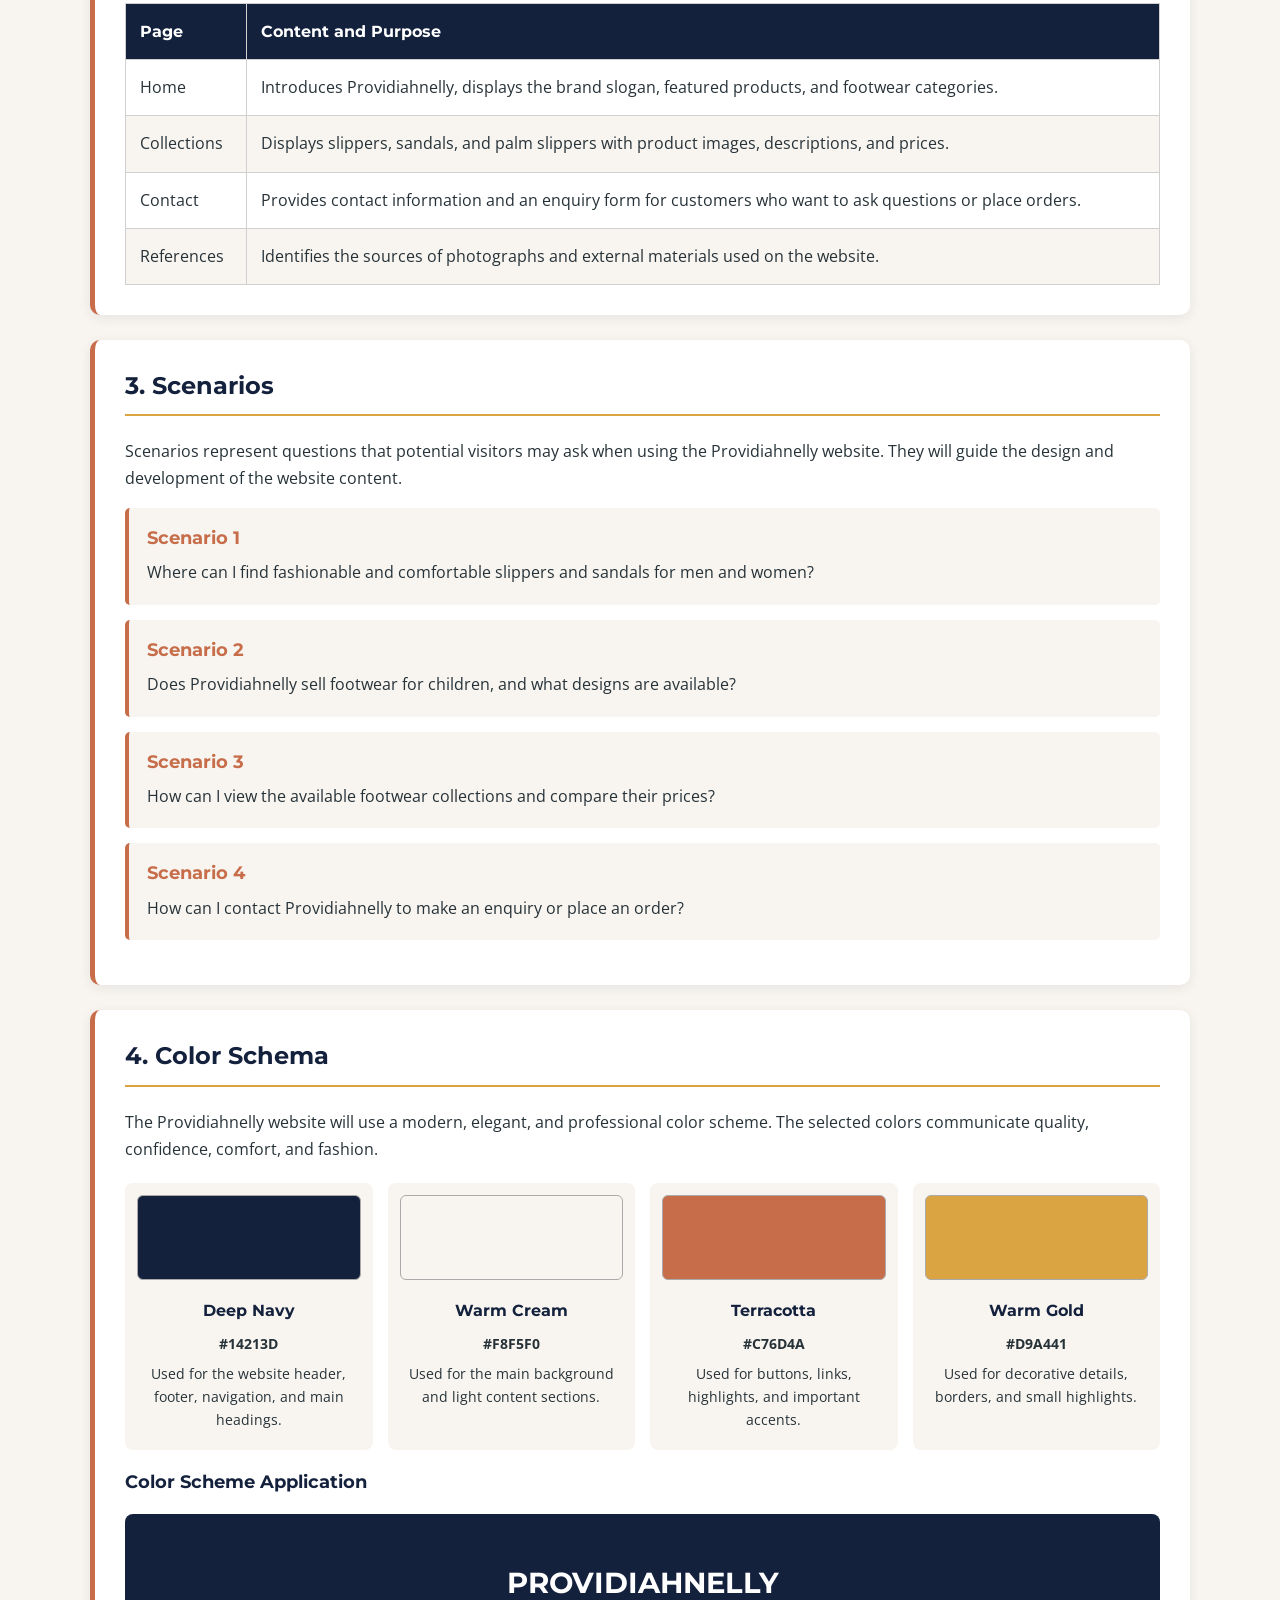
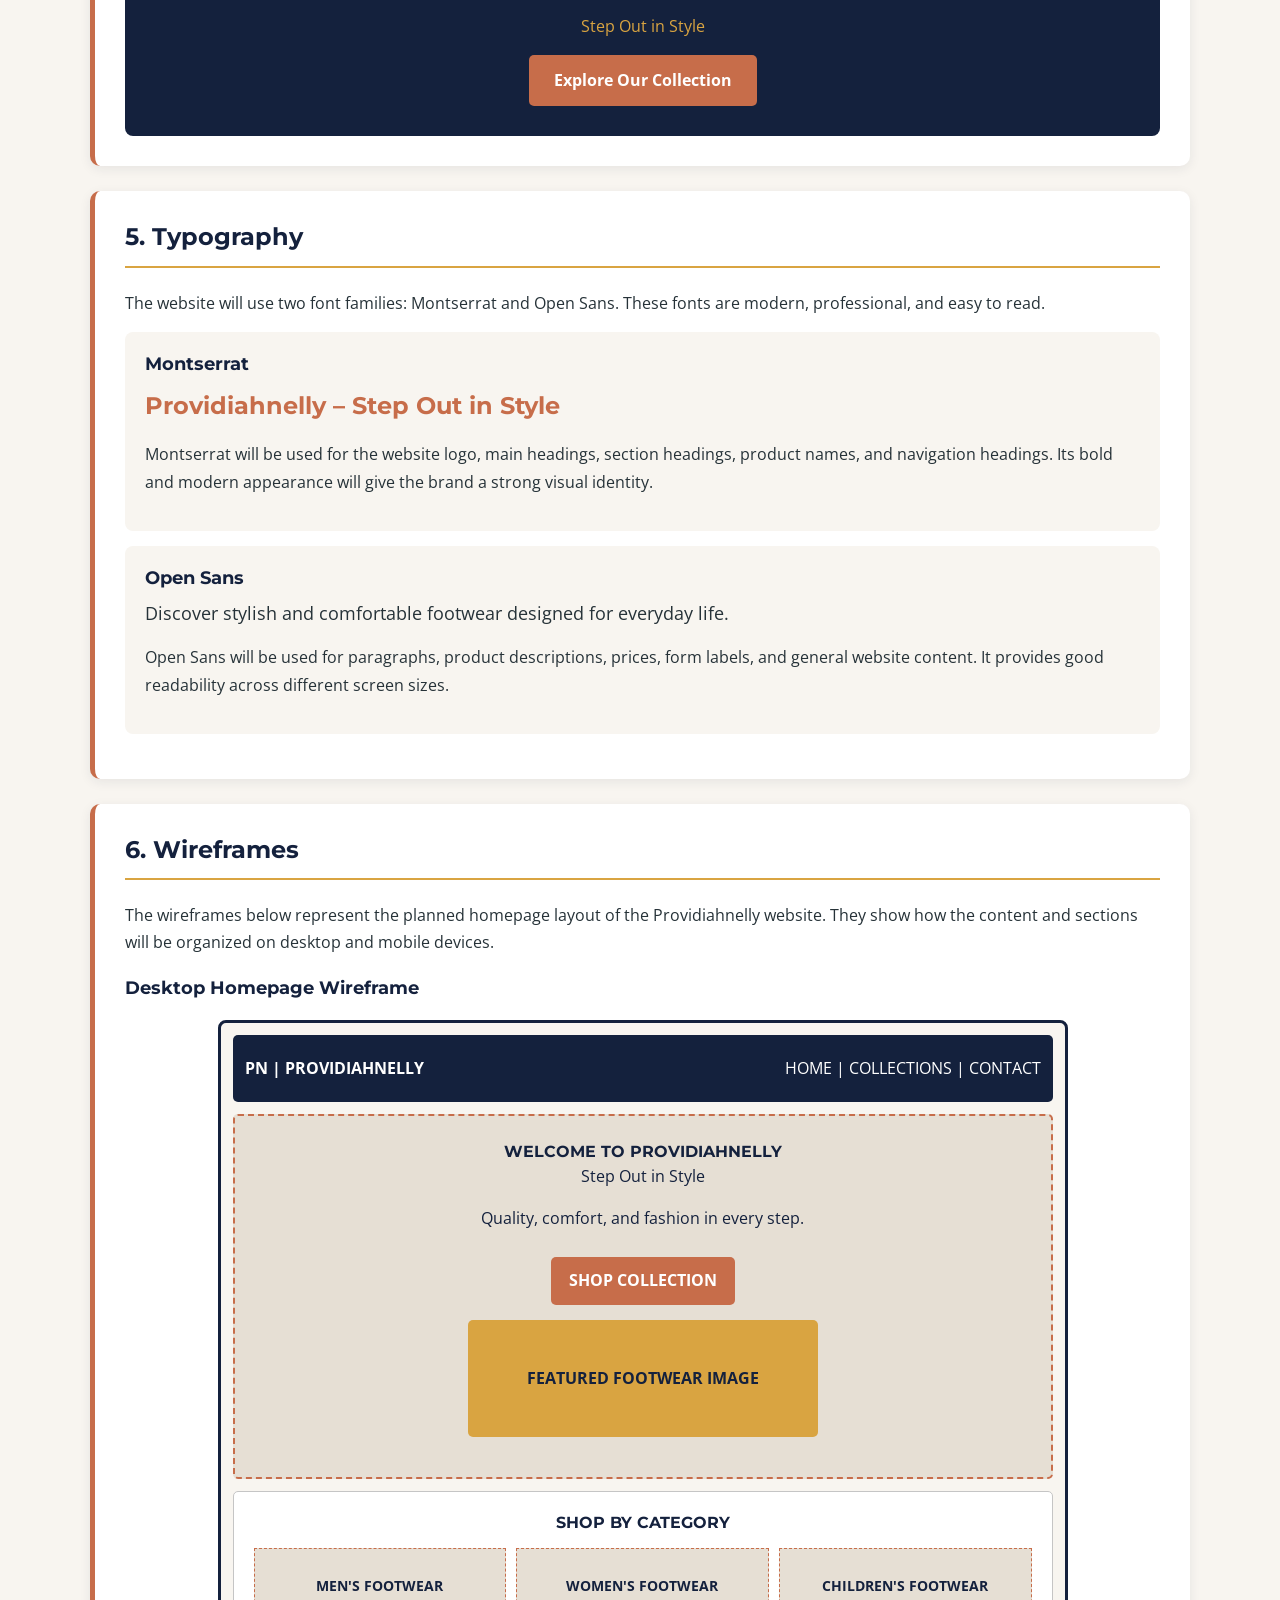
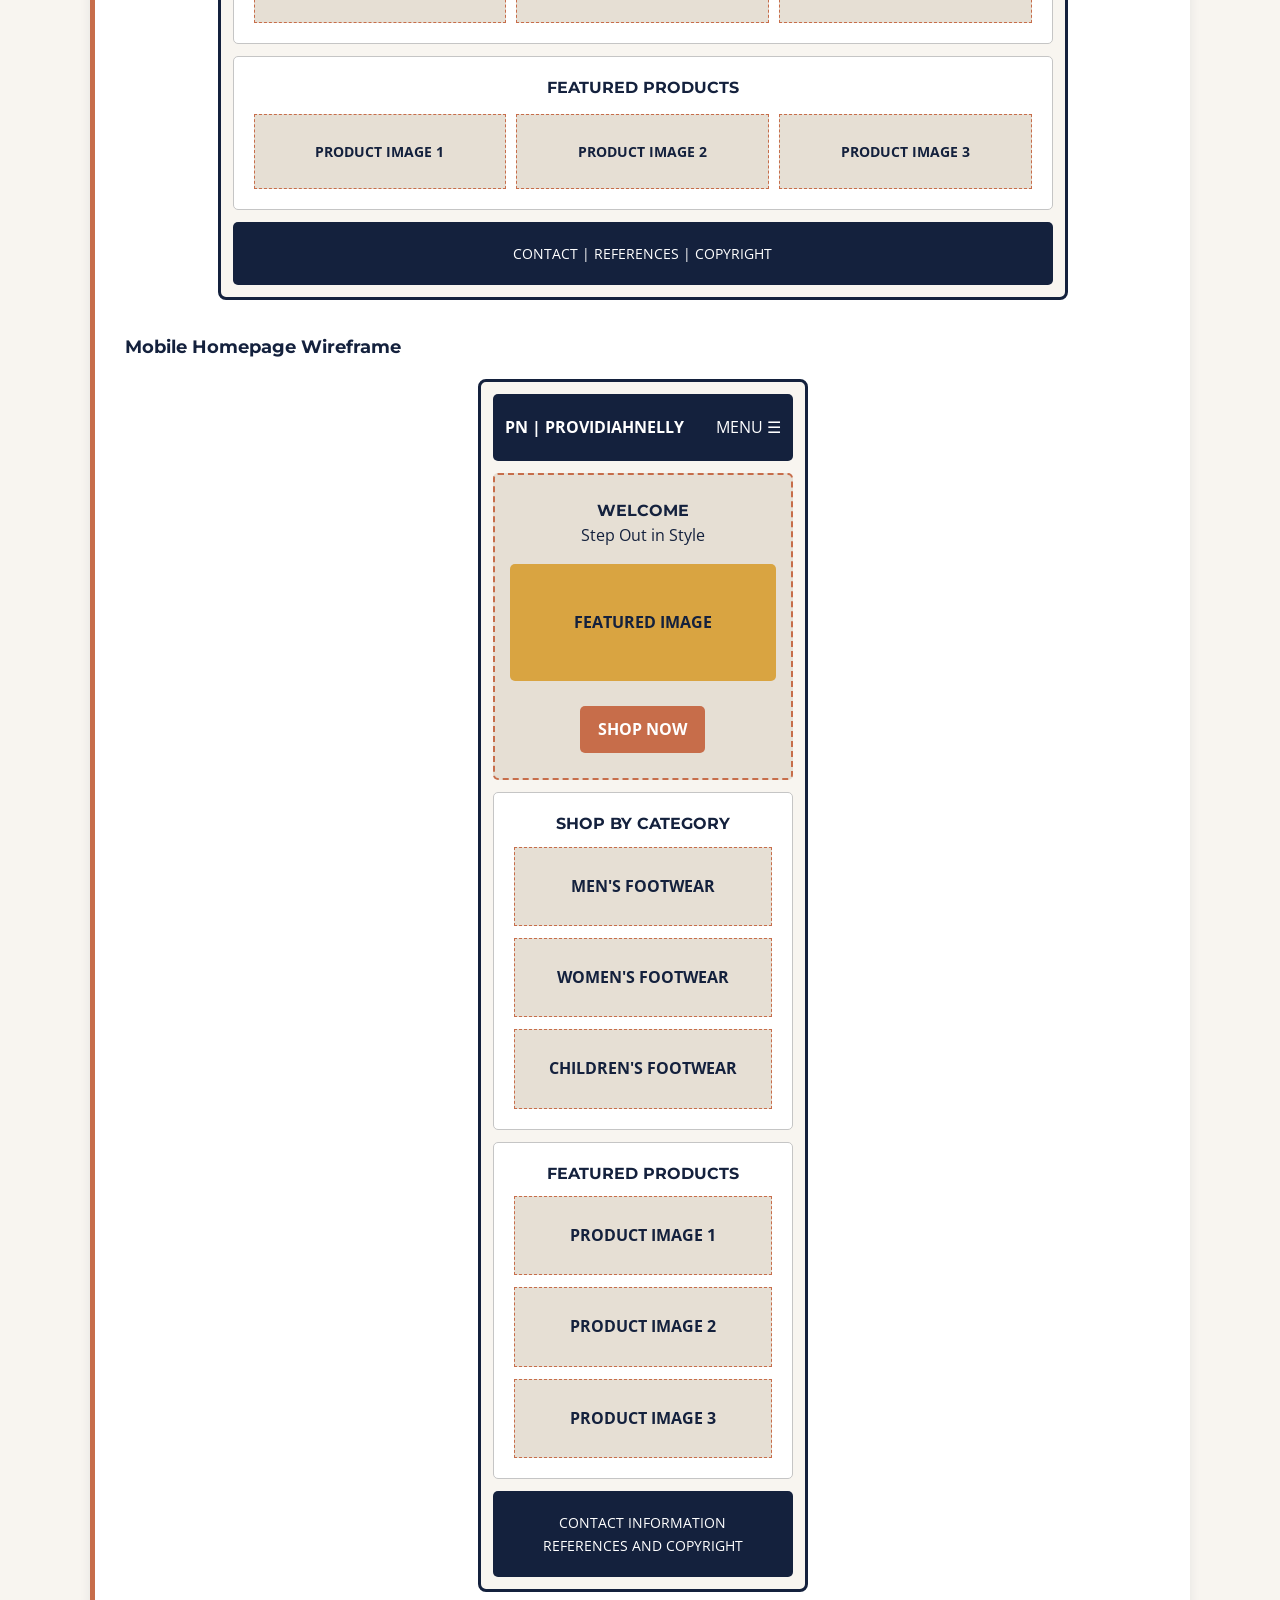
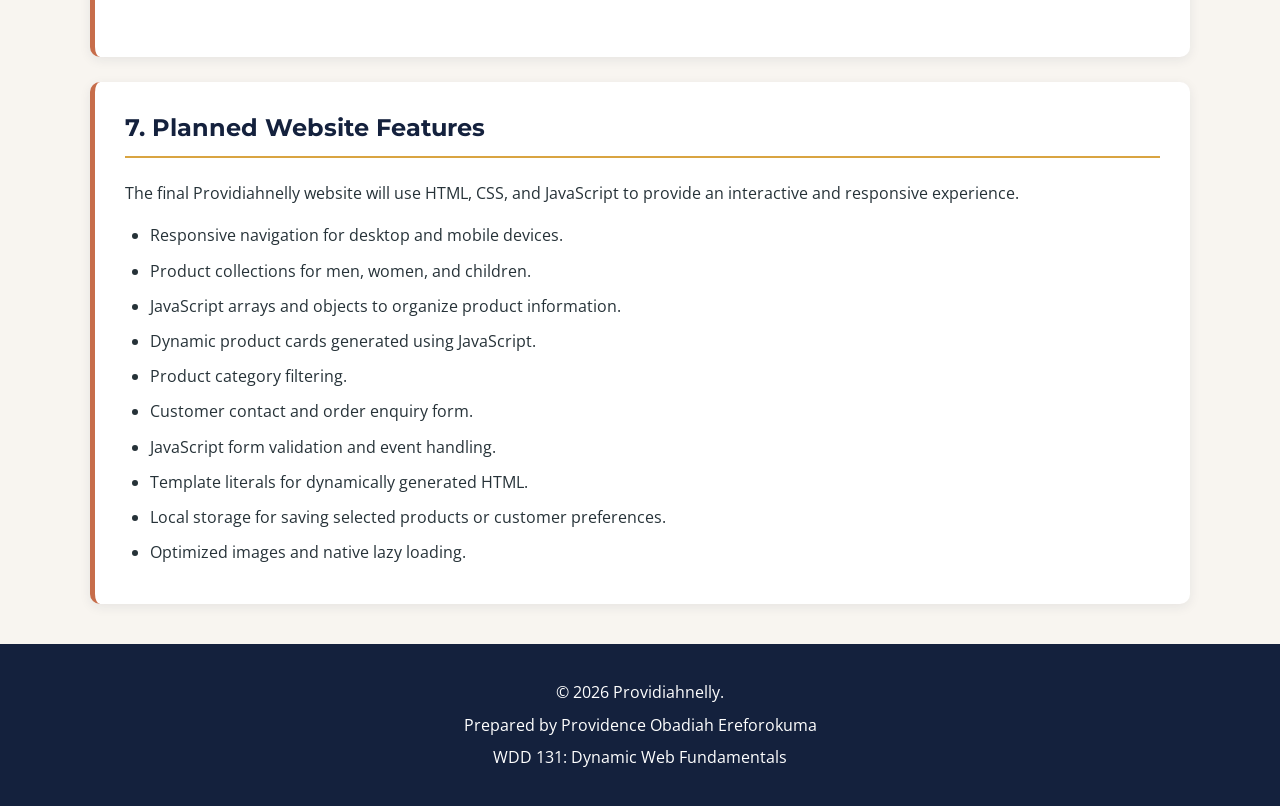
<file: project/siteplan.html>
<!DOCTYPE html>
<html lang="en">

<head>
    <meta charset="UTF-8">
    <meta name="viewport" content="width=device-width, initial-scale=1.0">

    <meta name="description"
        content="Website plan for Providiahnelly, a footwear brand offering stylish and comfortable slippers and sandals for men, women, and children.">

    <meta name="author" content="Providence Obadiah Ereforokuma">

    <title>Providiahnelly | Website Planning Document</title>

    <link rel="stylesheet" href="styles/siteplan.css">

    <link rel="preconnect" href="https://fonts.googleapis.com">
    <link rel="preconnect" href="https://fonts.gstatic.com" crossorigin>

    <link
        href="https://fonts.googleapis.com/css2?family=Montserrat:wght@400;500;600;700;800&family=Open+Sans:wght@400;500;600;700&display=swap"
        rel="stylesheet">
</head>

<body>

    <header>
        <div class="brand">
            <div class="logo">PN</div>

            <div class="brand-info">
                <h2>PROVIDIAHNELLY</h2>
                <p>STEP OUT IN STYLE</p>
            </div>
        </div>

        <p class="course-name">
            WDD 131: Dynamic Web Fundamentals
        </p>
    </header>

    <main>

        <section class="hero">
            <p class="eyebrow">WEEK 05 PROJECT</p>

            <h1>Website Planning Document</h1>

            <h2>Providiahnelly Footwear</h2>

            <p>
                Quality, comfort, and fashion in every step.
                Discover footwear designed for everyone.
            </p>
        </section>

        <!-- 1. SITE NAME -->

        <section class="content-section">

            <h2>1. Site Name</h2>

            <div class="brand-display">

                <div class="logo large-logo">PN</div>

                <div>
                    <h3>Providiahnelly</h3>
                    <p class="slogan">Step Out in Style</p>
                </div>

            </div>

            <p>
                The name of my website is
                <strong>Providiahnelly</strong>.
                It represents my footwear business, which
                focuses on providing fashionable and
                comfortable footwear for different customers.
            </p>

            <p>
                I selected this name because it gives my
                business a unique identity and helps establish
                a recognizable brand. It is also a name that
                can grow with the business as more footwear
                designs and collections are introduced.
            </p>

            <p>
                My slogan, <strong>"Step Out in Style,"</strong>
                communicates the brand's commitment to helping
                customers look good and feel comfortable
                wherever they go.
            </p>

            <p>
                <strong>Proposed website name:</strong>
                Providiahnelly
            </p>

        </section>

        <!-- 2. SITE PURPOSE -->

        <section class="content-section">

            <h2>2. Site Purpose</h2>

            <p>
                The purpose of the Providiahnelly website is
                to promote my footwear business and provide
                customers with an easy way to discover,
                explore, and enquire about available footwear.
            </p>

            <p>
                The website will showcase different footwear
                collections, including slippers, sandals,
                and palm slippers for men, women, and children.
                Each product will include photographs,
                descriptions, prices, and relevant details
                to help customers make informed choices.
            </p>

            <p>
                Visitors will also be able to learn about
                the business, explore available collections,
                and contact the business through an online
                enquiry and order request form.
            </p>

            <h3>Target Audience</h3>

            <ul>
                <li>Men looking for comfortable and fashionable footwear.</li>
                <li>Women interested in attractive slippers and sandals.</li>
                <li>Parents searching for suitable footwear for their children.</li>
                <li>People who want quality footwear at reasonable prices.</li>
                <li>Customers who want to enquire about products or place orders online.</li>
            </ul>

            <h3>Planned Website Pages</h3>

            <div class="table-container">
                <table>
                    <thead>
                        <tr>
                            <th>Page</th>
                            <th>Content and Purpose</th>
                        </tr>
                    </thead>

                    <tbody>
                        <tr>
                            <td>Home</td>
                            <td>
                                Introduces Providiahnelly,
                                displays the brand slogan,
                                featured products, and
                                footwear categories.
                            </td>
                        </tr>

                        <tr>
                            <td>Collections</td>
                            <td>
                                Displays slippers, sandals,
                                and palm slippers with
                                product images, descriptions,
                                and prices.
                            </td>
                        </tr>

                        <tr>
                            <td>Contact</td>
                            <td>
                                Provides contact information
                                and an enquiry form for
                                customers who want to ask
                                questions or place orders.
                            </td>
                        </tr>

                        <tr>
                            <td>References</td>
                            <td>
                                Identifies the sources of
                                photographs and external
                                materials used on the website.
                            </td>
                        </tr>
                    </tbody>
                </table>
            </div>

        </section>

        <!-- 3. SCENARIOS -->

        <section class="content-section">

            <h2>3. Scenarios</h2>

            <p>
                Scenarios represent questions that potential
                visitors may ask when using the Providiahnelly
                website. They will guide the design and
                development of the website content.
            </p>

            <div class="scenario">
                <h3>Scenario 1</h3>

                <p>
                    Where can I find fashionable and comfortable
                    slippers and sandals for men and women?
                </p>
            </div>

            <div class="scenario">
                <h3>Scenario 2</h3>

                <p>
                    Does Providiahnelly sell footwear for
                    children, and what designs are available?
                </p>
            </div>

            <div class="scenario">
                <h3>Scenario 3</h3>

                <p>
                    How can I view the available footwear
                    collections and compare their prices?
                </p>
            </div>

            <div class="scenario">
                <h3>Scenario 4</h3>

                <p>
                    How can I contact Providiahnelly to
                    make an enquiry or place an order?
                </p>
            </div>

        </section>

        <!-- 4. COLOR SCHEMA -->

        <section class="content-section">

            <h2>4. Color Schema</h2>

            <p>
                The Providiahnelly website will use a modern,
                elegant, and professional color scheme.
                The selected colors communicate quality,
                confidence, comfort, and fashion.
            </p>

            <div class="color-grid">

                <div class="color-card">

                    <div class="color-sample navy"></div>

                    <h3>Deep Navy</h3>

                    <p><strong>#14213D</strong></p>

                    <p>
                        Used for the website header,
                        footer, navigation, and main headings.
                    </p>

                </div>

                <div class="color-card">

                    <div class="color-sample cream"></div>

                    <h3>Warm Cream</h3>

                    <p><strong>#F8F5F0</strong></p>

                    <p>
                        Used for the main background
                        and light content sections.
                    </p>

                </div>

                <div class="color-card">

                    <div class="color-sample terracotta"></div>

                    <h3>Terracotta</h3>

                    <p><strong>#C76D4A</strong></p>

                    <p>
                        Used for buttons, links,
                        highlights, and important accents.
                    </p>

                </div>

                <div class="color-card">

                    <div class="color-sample gold"></div>

                    <h3>Warm Gold</h3>

                    <p><strong>#D9A441</strong></p>

                    <p>
                        Used for decorative details,
                        borders, and small highlights.
                    </p>

                </div>

            </div>

            <h3>Color Scheme Application</h3>

            <div class="color-demo">

                <h3>PROVIDIAHNELLY</h3>

                <p>Step Out in Style</p>

                <a href="#wireframes">
                    Explore Our Collection
                </a>

            </div>

        </section>

        <!-- 5. TYPOGRAPHY -->

        <section class="content-section">

            <h2>5. Typography</h2>

            <p>
                The website will use two font families:
                Montserrat and Open Sans. These fonts are
                modern, professional, and easy to read.
            </p>

            <div class="font-card">

                <h3>Montserrat</h3>

                <p class="montserrat-example">
                    Providiahnelly – Step Out in Style
                </p>

                <p>
                    Montserrat will be used for the website
                    logo, main headings, section headings,
                    product names, and navigation headings.
                    Its bold and modern appearance will
                    give the brand a strong visual identity.
                </p>

            </div>

            <div class="font-card">

                <h3>Open Sans</h3>

                <p class="opensans-example">
                    Discover stylish and comfortable
                    footwear designed for everyday life.
                </p>

                <p>
                    Open Sans will be used for paragraphs,
                    product descriptions, prices, form labels,
                    and general website content. It provides
                    good readability across different
                    screen sizes.
                </p>

            </div>

        </section>

        <!-- 6. WIREFRAMES -->

        <section class="content-section" id="wireframes">

            <h2>6. Wireframes</h2>

            <p>
                The wireframes below represent the planned
                homepage layout of the Providiahnelly website.
                They show how the content and sections will
                be organized on desktop and mobile devices.
            </p>

            <h3>Desktop Homepage Wireframe</h3>

            <div class="wireframe desktop">

                <div class="wf-header">
                    <strong>PN | PROVIDIAHNELLY</strong>

                    <span>
                        HOME | COLLECTIONS | CONTACT
                    </span>
                </div>

                <div class="wf-hero">

                    <div class="wf-hero-text">
                        <h4>WELCOME TO PROVIDIAHNELLY</h4>

                        <p>Step Out in Style</p>

                        <p>
                            Quality, comfort, and fashion
                            in every step.
                        </p>

                        <div class="wf-button">
                            SHOP COLLECTION
                        </div>
                    </div>

                    <div class="wf-image">
                        FEATURED FOOTWEAR IMAGE
                    </div>

                </div>

                <div class="wf-categories">

                    <h4>SHOP BY CATEGORY</h4>

                    <div class="wf-columns">
                        <div>MEN'S FOOTWEAR</div>
                        <div>WOMEN'S FOOTWEAR</div>
                        <div>CHILDREN'S FOOTWEAR</div>
                    </div>

                </div>

                <div class="wf-products">

                    <h4>FEATURED PRODUCTS</h4>

                    <div class="wf-columns">
                        <div>PRODUCT IMAGE 1</div>
                        <div>PRODUCT IMAGE 2</div>
                        <div>PRODUCT IMAGE 3</div>
                    </div>

                </div>

                <div class="wf-footer">
                    CONTACT | REFERENCES | COPYRIGHT
                </div>

            </div>

            <h3>Mobile Homepage Wireframe</h3>

            <div class="wireframe mobile">

                <div class="wf-header">
                    <strong>PN | PROVIDIAHNELLY</strong>
                    <span>MENU ☰</span>
                </div>

                <div class="wf-hero">

                    <h4>WELCOME</h4>

                    <p>Step Out in Style</p>

                    <div class="wf-image">
                        FEATURED IMAGE
                    </div>

                    <div class="wf-button">
                        SHOP NOW
                    </div>

                </div>

                <div class="wf-categories">

                    <h4>SHOP BY CATEGORY</h4>

                    <div class="wf-mobile-item">
                        MEN'S FOOTWEAR
                    </div>

                    <div class="wf-mobile-item">
                        WOMEN'S FOOTWEAR
                    </div>

                    <div class="wf-mobile-item">
                        CHILDREN'S FOOTWEAR
                    </div>

                </div>

                <div class="wf-products">

                    <h4>FEATURED PRODUCTS</h4>

                    <div class="wf-mobile-item">
                        PRODUCT IMAGE 1
                    </div>

                    <div class="wf-mobile-item">
                        PRODUCT IMAGE 2
                    </div>

                    <div class="wf-mobile-item">
                        PRODUCT IMAGE 3
                    </div>

                </div>

                <div class="wf-footer">
                    CONTACT INFORMATION
                    <br>
                    REFERENCES AND COPYRIGHT
                </div>

            </div>

        </section>

        <!-- ADDITIONAL PROJECT INFORMATION -->

        <section class="content-section">

            <h2>7. Planned Website Features</h2>

            <p>
                The final Providiahnelly website will use
                HTML, CSS, and JavaScript to provide
                an interactive and responsive experience.
            </p>

            <ul>
                <li>Responsive navigation for desktop and mobile devices.</li>

                <li>Product collections for men, women, and children.</li>

                <li>JavaScript arrays and objects to organize product information.</li>

                <li>Dynamic product cards generated using JavaScript.</li>

                <li>Product category filtering.</li>

                <li>Customer contact and order enquiry form.</li>

                <li>JavaScript form validation and event handling.</li>

                <li>Template literals for dynamically generated HTML.</li>

                <li>Local storage for saving selected products or customer preferences.</li>

                <li>Optimized images and native lazy loading.</li>

            </ul>

        </section>

    </main>

    <footer>

        <p>
            &copy; <span id="year">2026</span>
            Providiahnelly.
        </p>

        <p>
            Prepared by Providence Obadiah Ereforokuma
        </p>

        <p>
            WDD 131: Dynamic Web Fundamentals
        </p>

    </footer>

</body>

</html>
</file>
<file: styles/base.css>
/* =====================================
   WDD 131 - Dynamic Web Fundamentals
   Author: Providence Obadiah Ereforokuma
   ===================================== */

/* CSS VARIABLES */
:root {
    --primary-color: #123456;
    --secondary-color: #0077b6;
    --accent-color: #00b4d8;
    --light-color: #f1f7fb;
    --white-color: #ffffff;
    --dark-color: #172b3a;
    --text-color: #263746;
    --border-color: #d5e2ec;

    --heading-font: "Montserrat", sans-serif;
    --body-font: "Open Sans", sans-serif;
}

/* GENERAL RESET */
* {
    margin: 0;
    padding: 0;
    box-sizing: border-box;
}

body {
    font-family: var(--body-font);
    color: var(--text-color);
    background-color: var(--light-color);
    line-height: 1.7;
}

/* HEADER */
header {
    background-color: var(--primary-color);
    color: var(--white-color);
}

.header-content {
    padding: 1.5rem 1rem;
    text-align: center;
}

#course-title {
    display: block;
    font-family: var(--heading-font);
    font-size: clamp(1.3rem, 3vw, 2rem);
    font-weight: 800;
    letter-spacing: 0.5px;
}

/* NAVIGATION */
.navigation {
    display: flex;
    justify-content: space-around;
    align-items: center;
    background-color: var(--dark-color);
    width: 100%;
}

.navigation a {
    display: block;
    flex: 1;
    padding: 1rem 0.5rem;
    color: var(--white-color);
    text-decoration: none;
    text-align: center;
    font-weight: 600;
    transition: background-color 0.25s ease,
        color 0.25s ease;
}

.navigation a:hover,
.navigation a:focus-visible {
    background-color: var(--accent-color);
    color: #102b3d;
    outline: none;
}

/* MAIN CONTENT */
main {
    max-width: 1100px;
    width: 92%;
    margin: 2rem auto 3rem;
}

h1 {
    font-family: var(--heading-font);
    font-size: clamp(1.7rem, 4vw, 2.3rem);
    color: var(--primary-color);
    text-align: center;
    margin-bottom: 2rem;
    padding-bottom: 0.8rem;
    border-bottom: 3px solid var(--accent-color);
}

/* CSS GRID LAYOUT */
.cards-container {
    display: grid;
    grid-template-columns: repeat(2, minmax(0, 1fr));
    gap: 1.5rem;
    align-items: stretch;
}

/* CARDS */
.card {
    background-color: var(--white-color);
    border: 1px solid var(--border-color);
    border-radius: 12px;
    overflow: hidden;
    box-shadow: 0 4px 14px rgba(18, 52, 86, 0.09);
}

.card h2 {
    font-family: var(--heading-font);
    font-size: 1.25rem;
    text-align: center;
    background-color: var(--secondary-color);
    color: var(--white-color);
    padding: 0.9rem;
    margin-bottom: 1.2rem;
}

.card p {
    margin-bottom: 1rem;
    text-align: justify;
}

/* ABOUT CARD */
.about-content {
    display: grid;
    grid-template-columns: 1fr 150px;
    gap: 1rem;
    align-items: start;
    padding: 0 1.2rem 1.2rem;
}

.profile-image {
    display: block;
    width: 100%;
    max-width: 150px;
    height: auto;
    aspect-ratio: 3 / 4;
    object-fit: cover;
    border-radius: 8px;
}

/* COUNTRY CARD */
.country-content {
    padding: 0 1.2rem 1.2rem;
}

.country-content figure {
    margin: 0 0 1rem;
}

.country-image {
    display: block;
    width: 100%;
    height: 180px;
    object-fit: cover;
    border-radius: 8px;
}

figcaption {
    text-align: center;
    font-size: 0.85rem;
    color: #40566a;
    font-style: italic;
    padding-top: 0.4rem;
}

/* FOOTER */
footer {
    background-color: var(--primary-color);
    color: var(--white-color);
    text-align: center;
    padding: 1.5rem 1rem;
    margin-top: 2rem;
}

footer p {
    margin: 0.4rem;
    font-size: 0.9rem;
}

#lastModified {
    color: #d8efff;
    font-size: 0.85rem;
}

/* TABLET AND MOBILE RESPONSIVENESS */
@media screen and (max-width: 800px) {

    .cards-container {
        grid-template-columns: 1fr;
    }

    main {
        max-width: 650px;
    }
}

@media screen and (max-width: 480px) {

    .navigation a {
        padding: 0.85rem 0.2rem;
        font-size: 0.8rem;
    }

    .about-content {
        grid-template-columns: 1fr;
    }

    .profile-image {
        max-width: 200px;
        margin: 0 auto;
    }

    .card h2 {
        font-size: 1.1rem;
    }

    main {
        width: 94%;
        margin-top: 1.5rem;
    }
}
</file>
<file: styles/form.css>
:root {
    --navy: #14213d;
    --cream: #f8f5f0;
    --terracotta: #873817;
    --gold: #765000;
    --text: #222222;
    --white: #ffffff;
    --border: #767676;
}

* {
    box-sizing: border-box;
}

body {
    margin: 0;
    background-color: var(--cream);
    color: var(--text);
    font-family: Arial, Helvetica, sans-serif;
    font-size: 1rem;
    line-height: 1.6;
}

.site-header {
    background-color: var(--navy);
    color: var(--white);
    text-align: center;
    padding: 1.5rem 1rem;
}

.site-header h1 {
    margin: 0;
    font-size: 2rem;
}

.site-header p {
    margin: 0.5rem 0 0;
}

main {
    width: 100%;
    max-width: 650px;
    margin: 2rem auto;
    padding: 0 1rem;
}

form {
    background-color: var(--white);
    padding: 1.5rem;
    border: 1px solid #dddddd;
    border-radius: 10px;
    box-shadow: 0 3px 12px rgba(0, 0, 0, 0.08);
}

.required-note {
    margin-top: 0;
    font-size: 0.9rem;
}

.required {
    color: var(--terracotta);
    font-weight: bold;
}

.required-note span {
    color: var(--terracotta);
    font-weight: bold;
}

fieldset {
    margin: 0 0 1.5rem;
    padding: 1rem;
    border: 1px solid var(--border);
    border-radius: 7px;
}

legend {
    padding: 0 0.5rem;
    color: var(--navy);
    font-size: 1.1rem;
    font-weight: bold;
}

label {
    display: block;
    margin: 0.7rem 0;
    font-weight: 600;
}

select,
input[type="date"],
input[type="text"],
textarea {
    display: block;
    width: 100%;
    min-height: 44px;
    margin-top: 0.35rem;
    padding: 0.7rem;
    border: 1px solid var(--border);
    border-radius: 5px;
    background-color: var(--white);
    color: var(--text);
    font: inherit;
}

textarea {
    resize: vertical;
}

.field-help {
    margin: 0.2rem 0 0.8rem;
    color: #444444;
    font-size: 0.9rem;
}

.rating-options {
    display: grid;
    grid-template-columns: repeat(5, 1fr);
    gap: 0.5rem;
    text-align: center;
}

.rating-options label {
    display: flex;
    flex-direction: column;
    align-items: center;
    justify-content: center;
    gap: 0.25rem;
    margin: 0;
    padding: 0.5rem 0.1rem;
    border: 1px solid #cccccc;
    border-radius: 6px;
    cursor: pointer;
}

.rating-options input {
    width: 18px;
    height: 18px;
    accent-color: var(--terracotta);
}

.stars {
    color: var(--gold);
    font-size: 1.15rem;
    letter-spacing: 0.02rem;
}

.choice-label {
    display: flex;
    align-items: center;
    gap: 0.5rem;
    min-height: 36px;
}

input[type="checkbox"] {
    width: 18px;
    height: 18px;
    accent-color: var(--terracotta);
}

.submit-button {
    display: block;
    width: 100%;
    min-height: 48px;
    padding: 0.8rem 1rem;
    border: 2px solid var(--navy);
    border-radius: 6px;
    background-color: var(--navy);
    color: var(--white);
    font-size: 1.05rem;
    font-weight: bold;
    cursor: pointer;
}

.submit-button:hover {
    background-color: var(--terracotta);
    border-color: var(--terracotta);
}

a {
    color: var(--navy);
}

input:focus-visible,
select:focus-visible,
textarea:focus-visible,
a:focus-visible,
.submit-button:focus-visible {
    outline: 3px solid var(--gold);
    outline-offset: 3px;
}

.rating-options label:focus-within {
    outline: 2px solid var(--gold);
    outline-offset: 2px;
}

footer {
    margin-top: 2rem;
    padding: 1.2rem 1rem;
    background-color: var(--navy);
    color: var(--white);
    text-align: center;
}

footer p {
    margin: 0.3rem;
    overflow-wrap: anywhere;
}

/* Confirmation page */
.confirmation {
    padding: 2rem;
    background-color: var(--white);
    border: 1px solid #dddddd;
    border-radius: 10px;
    text-align: center;
    box-shadow: 0 3px 12px rgba(0, 0, 0, 0.08);
}

.confirmation h2 {
    color: var(--navy);
}

.confirmation a {
    display: inline-block;
    margin-top: 1rem;
    padding: 0.8rem 1.2rem;
    border-radius: 6px;
    background-color: var(--navy);
    color: var(--white);
    font-weight: bold;
    text-decoration: none;
}

.confirmation a:hover {
    background-color: var(--terracotta);
}

@media screen and (max-width: 480px) {
    main {
        margin: 1rem auto;
        padding: 0 0.7rem;
    }

    form {
        padding: 1rem;
    }

    .rating-options {
        grid-template-columns: repeat(5, minmax(0, 1fr));
        gap: 0.2rem;
    }

    .rating-options label {
        padding: 0.4rem 0;
        font-size: 0.85rem;
    }

    .stars {
        font-size: 0.9rem;
    }

    .site-header h1 {
        font-size: 1.6rem;
    }
}
</file>
<file: styles/place.css>
/* =====================================
   GLOBAL VARIABLES
===================================== */

:root {
    --primary-color: #008751;
    --secondary-color: #ffffff;
    --accent-color: #005c36;
    --background-color: #f1f5f2;
    --text-color: #202820;
    --border-color: #d5e3d9;
    --shadow-color: rgba(0, 0, 0, 0.2);
}

/* =====================================
   GENERAL STYLING
===================================== */

* {
    margin: 0;
    padding: 0;
    box-sizing: border-box;
}

body {
    font-family: Arial, Helvetica, sans-serif;
    background-color: var(--background-color);
    color: var(--text-color);
    line-height: 1.6;
}

header {
    background-color: var(--primary-color);
    color: var(--secondary-color);
    text-align: center;
    padding: 1.5rem;
    border-bottom: 8px solid var(--accent-color);
}

header h1 {
    font-size: 2.5rem;
}

/* =====================================
   MAIN AND HERO IMAGE
===================================== */

main {
    max-width: 1600px;
    margin: 0 auto;
}

.hero {
    width: 100%;
    overflow: hidden;
}

.hero picture,
.hero img {
    display: block;
    width: 100%;
}

.hero img {
    height: auto;
    object-fit: cover;
}

/* =====================================
   INFORMATION CARDS
===================================== */

section {
    background-color: var(--secondary-color);
    margin: 1.2rem;
    padding: 1.5rem;
    border: 1px solid var(--border-color);
    border-radius: 8px;
}

section h2 {
    color: var(--accent-color);
    font-size: 1.5rem;
    text-align: center;
    border-bottom: 3px solid var(--primary-color);
    padding-bottom: 0.5rem;
    margin-bottom: 1rem;
}

/* CSS GRID FOR INFORMATION */

.data-content,
.weather-content {
    display: grid;
    grid-template-columns: 1fr;
    gap: 0.6rem;
}

.data-content p,
.weather-content p {
    font-size: 1rem;
}

strong {
    color: var(--accent-color);
}

/* =====================================
   MOBILE WEATHER ICON
===================================== */

.weather-icon {
    display: flex;
    justify-content: center;
    align-items: center;
    margin: 1rem 0;
}

.weather-icon img {
    width: 80px;
    height: 80px;
}

/* =====================================
   FOOTER
===================================== */

footer {
    background-color: var(--accent-color);
    color: var(--secondary-color);
    text-align: center;
    padding: 1.5rem;
}

footer p {
    margin: 0.3rem 0;
    font-size: 0.9rem;
}

/* =====================================
   DESKTOP VIEW
===================================== */

@media screen and (min-width: 700px) {

    header {
        padding: 1.8rem;
    }

    header h1 {
        font-size: 3rem;
    }

    main {
        position: relative;
    }

    .hero img {
        width: 100%;
        height: 700px;
        object-fit: cover;
    }

    section {
        position: absolute;
        width: 320px;
        margin: 0;
        padding: 1.4rem;
        background-color: rgba(255, 255, 255, 0.96);
        box-shadow: 0 3px 12px var(--shadow-color);
        border-radius: 5px;
    }

    .country-data {
        top: 35px;
        left: 35px;
    }

    .weather {
        bottom: 35px;
        right: 35px;
    }

    /* GRID FOR DATA CARDS */

    .data-content,
    .weather-content {
        grid-template-columns: 1fr;
        gap: 0.5rem;
    }

    /* DESKTOP WEATHER EMOTICON */

    .weather h2::after {
        content: " ⛅";
        margin-left: 0.4rem;
    }

    /* HIDE MOBILE SVG */

    .weather-icon {
        display: none;
    }
}

/* =====================================
   EXTRA LARGE SCREENS
===================================== */

@media screen and (min-width: 1200px) {

    .hero img {
        height: 750px;
    }

    .country-data {
        top: 45px;
        left: 45px;
    }

    .weather {
        bottom: 45px;
        right: 45px;
    }
}
</file>
<file: styles/temples.css>
/* Mobile-first styles for the Temple Album */
:root {
    --navy: #17324d;
    --navy-dark: #102638;
    --teal: #287271;
    --cream: #f7f5ef;
    --white: #ffffff;
    --ink: #202b33;
    --muted: #53616b;
    --line: #d8e0e3;
    --shadow: 0 5px 18px rgba(16, 38, 56, 0.10);
}

* {
    box-sizing: border-box;
}

html {
    scroll-behavior: smooth;
}

body {
    margin: 0;
    background: var(--cream);
    color: var(--ink);
    font-family: "DM Sans", sans-serif;
    line-height: 1.6;
}

.site-header {
    background: var(--navy);
    color: var(--white);
    box-shadow: var(--shadow);
}

.header-inner {
    width: min(100% - 2rem, 1120px);
    margin: 0 auto;
    min-height: 4.5rem;
    display: flex;
    align-items: center;
    justify-content: space-between;
    flex-wrap: wrap;
}

.site-title {
    color: var(--white);
    text-decoration: none;
    font-family: "Playfair Display", serif;
    font-size: 1.45rem;
    font-weight: 700;
    padding: .75rem 0;
}

.menu-button {
    border: 1px solid rgba(255, 255, 255, .45);
    border-radius: .45rem;
    background: transparent;
    color: var(--white);
    font-size: 1.7rem;
    line-height: 1;
    padding: .35rem .65rem;
    cursor: pointer;
}

.menu-button:hover,
.menu-button:focus-visible {
    background: var(--teal);
    outline: 2px solid var(--white);
    outline-offset: 2px;
}

.primary-nav {
    display: none;
    flex-direction: column;
    width: 100%;
    padding: 0 0 .75rem;
}

.primary-nav.open {
    display: flex;
}

.primary-nav a {
    color: var(--white);
    text-decoration: none;
    font-weight: 600;
    padding: .7rem .9rem;
    border-radius: .35rem;
    text-align: center;
}

.primary-nav a:hover,
.primary-nav a:focus-visible,
.primary-nav a.active {
    background: var(--teal);
    color: var(--white);
    outline-offset: 2px;
}

main {
    width: min(100% - 2rem, 1120px);
    margin: 2rem auto 3rem;
    min-height: 55vh;
}

h1 {
    margin: 0;
    color: var(--navy);
    text-align: center;
    font-family: "Playfair Display", serif;
    font-size: clamp(2rem, 7vw, 2.8rem);
    line-height: 1.2;
}

.intro {
    margin: .65rem auto 1.8rem;
    max-width: 38rem;
    text-align: center;
    color: var(--muted);
}

.temple-grid {
    display: grid;
    grid-template-columns: 1fr;
    gap: 1.2rem;
}

.temple-card {
    margin: 0;
    padding: .75rem;
    background: var(--white);
    border: 1px solid var(--line);
    border-radius: .65rem;
    box-shadow: var(--shadow);
    overflow: hidden;
    text-align: center;
}

.temple-card img {
    display: block;
    width: 100%;
    height: auto;
    aspect-ratio: 16 / 10;
    object-fit: cover;
    border-radius: .35rem;
    background: #e7eceb;
}

.temple-card figcaption {
    padding: .75rem .25rem .2rem;
    color: var(--navy);
    font-weight: 700;
}

.temple-card[hidden] {
    display: none;
}

.empty-message {
    text-align: center;
    color: var(--muted);
    font-weight: 600;
}

.site-footer {
    padding: 1.3rem 1rem;
    background: var(--navy-dark);
    color: var(--white);
    text-align: center;
    font-size: .9rem;
}

.site-footer p {
    margin: .25rem 0;
}

:focus-visible {
    outline: 3px solid #d49a35;
    outline-offset: 3px;
}

@media (prefers-reduced-motion: reduce) {
    html {
        scroll-behavior: auto;
    }

    *,
    *::before,
    *::after {
        transition-duration: .01ms !important;
    }
}
</file>
<file: styles/temples-large.css>
/* Larger-screen layout; mobile-first rules remain in temples.css */
@media screen and (min-width: 700px) {
  .header-inner {
    flex-wrap: nowrap;
    min-height: 5rem;
  }
  .menu-button { display: none; }
  .primary-nav {
    display: flex;
    flex-direction: row;
    align-items: center;
    justify-content: flex-end;
    width: auto;
    padding: 0;
    gap: .35rem;
  }
  .primary-nav a { padding: .65rem .85rem; }
  main { margin-top: 2.6rem; }
  .temple-grid {
    grid-template-columns: repeat(2, minmax(0, 1fr));
    gap: 1.5rem;
  }
}
@media screen and (min-width: 1000px) {
  .temple-grid { grid-template-columns: repeat(3, minmax(0, 1fr)); }
}
</file>
<file: project/styles/project.css>
:root {
    --navy: #14213d;
    --cream: #f8f5f0;
    --terracotta: #873817;
    --gold: #765000;
    --ink: #222222;
    --muted: #555555;
    --white: #ffffff;
    --line: #d9d2c8;
    --soft: #eee8df;
    --success: #174b32;
    --content-width: 1180px;
    --page-gutter: clamp(1.2rem, 5vw, 5rem);
}

* {
    box-sizing: border-box;
}

html {
    scroll-behavior: smooth;
}

body {
    margin: 0;
    color: var(--ink);
    background: var(--cream);
    font-family: "Open Sans", sans-serif;
    line-height: 1.65;
}

img {
    display: block;
    max-width: 100%;
}

a {
    color: inherit;
}

button,
input,
select,
textarea {
    font: inherit;
}

button,
a,
input,
select,
textarea {
    -webkit-tap-highlight-color: transparent;
}

:focus-visible {
    outline: 3px solid var(--gold);
    outline-offset: 3px;
}

.skip-link {
    position: absolute;
    z-index: 1000;
    top: -5rem;
    left: 1rem;
    padding: 0.7rem 1rem;
    color: var(--white);
    background: var(--navy);
    border-radius: 0.3rem;
}

.skip-link:focus {
    top: 1rem;
}

.site-header {
    position: relative;
    z-index: 10;
    background: var(--cream);
    border-bottom: 1px solid var(--line);
}

.header-inner {
    width: min(100% - 2 * var(--page-gutter), var(--content-width));
    min-height: 86px;
    margin: 0 auto;
    display: flex;
    align-items: center;
    justify-content: space-between;
    gap: 2rem;
}

.brand {
    display: inline-flex;
    align-items: center;
    gap: 0.7rem;
    color: var(--navy);
    text-decoration: none;
}

.brand-mark {
    width: 42px;
    height: 42px;
    display: grid;
    place-items: center;
    color: var(--cream);
    background: var(--navy);
    border-radius: 50%;
    font-family: "Montserrat", sans-serif;
    font-size: 1.45rem;
    font-weight: 800;
}

.brand-name {
    display: grid;
    font-family: "Montserrat", sans-serif;
    font-size: 0.88rem;
    font-weight: 800;
    letter-spacing: 0.08em;
    line-height: 1.3;
}

.brand-name small {
    margin-top: 0.2rem;
    color: var(--terracotta);
    font-size: 0.57rem;
    letter-spacing: 0.19em;
}

.primary-nav {
    display: flex;
    align-items: center;
    gap: clamp(1.2rem, 3vw, 2.5rem);
}

.primary-nav a {
    position: relative;
    padding: 0.6rem 0;
    color: var(--navy);
    font-size: 0.9rem;
    font-weight: 700;
    text-decoration: none;
}

.primary-nav a::after {
    position: absolute;
    right: 0;
    bottom: 0.15rem;
    left: 0;
    height: 2px;
    background: var(--terracotta);
    content: "";
    transform: scaleX(0);
    transform-origin: left;
    transition: transform 180ms ease;
}

.primary-nav a:hover::after,
.primary-nav a.active::after {
    transform: scaleX(1);
}

.menu-toggle {
    display: none;
    width: 44px;
    height: 42px;
    padding: 0.6rem;
    border: 1px solid var(--line);
    border-radius: 0.35rem;
    background: transparent;
    cursor: pointer;
}

.menu-toggle span {
    display: block;
    height: 2px;
    margin: 4px 0;
    background: var(--navy);
}

.hero {
    width: min(100% - 2 * var(--page-gutter), var(--content-width));
    min-height: 590px;
    margin: 0 auto;
    padding: 4.5rem 0;
    display: grid;
    grid-template-columns: 0.95fr 1.05fr;
    align-items: center;
    gap: clamp(2rem, 6vw, 5.5rem);
}

.hero-copy {
    padding: 1rem 0;
}

.eyebrow {
    margin: 0 0 0.8rem;
    color: var(--terracotta);
    font-family: "Montserrat", sans-serif;
    font-size: 0.7rem;
    font-weight: 800;
    letter-spacing: 0.17em;
}

h1,
h2,
h3 {
    color: var(--navy);
    font-family: "Montserrat", sans-serif;
    line-height: 1.16;
}

h1 {
    max-width: 650px;
    margin: 0;
    font-size: clamp(2.7rem, 6vw, 5.1rem);
    letter-spacing: -0.055em;
}

h1 em,
h2 em {
    color: var(--terracotta);
    font-style: normal;
}

.hero-description {
    max-width: 520px;
    margin: 1.5rem 0 1.8rem;
    color: var(--muted);
    font-size: 1.05rem;
}

.hero-actions {
    display: flex;
    align-items: center;
    flex-wrap: wrap;
    gap: 1.4rem;
}

.button {
    min-height: 48px;
    display: inline-flex;
    align-items: center;
    justify-content: center;
    gap: 0.7rem;
    padding: 0.8rem 1.25rem;
    border: 2px solid transparent;
    border-radius: 0.25rem;
    font-family: "Montserrat", sans-serif;
    font-size: 0.82rem;
    font-weight: 700;
    text-align: center;
    text-decoration: none;
    transition: background 180ms ease, transform 180ms ease;
    cursor: pointer;
}

.button:hover {
    transform: translateY(-2px);
}

.button-primary {
    color: var(--white);
    background: var(--terracotta);
}

.button-primary:hover {
    background: var(--navy);
}

.button-light {
    color: var(--navy);
    background: var(--white);
}

.button-light:hover {
    color: var(--white);
    background: var(--terracotta);
}

.text-link {
    color: var(--navy);
    font-size: 0.85rem;
    font-weight: 700;
    text-decoration-color: var(--gold);
    text-underline-offset: 5px;
}

.text-link span {
    color: var(--terracotta);
}

.hero-note {
    margin-top: 2.4rem;
    color: var(--muted);
    font-size: 0.78rem;
}

.note-dot {
    width: 8px;
    height: 8px;
    display: inline-block;
    margin-right: 0.45rem;
    border-radius: 50%;
    background: var(--gold);
}

.hero-image-wrap {
    position: relative;
    min-height: 440px;
}

.hero-image {
    width: 100%;
    height: 440px;
    object-fit: cover;
    border-radius: 46% 46% 0.5rem 0.5rem;
}

.image-caption {
    position: absolute;
    right: -1rem;
    bottom: 1.5rem;
    min-width: 220px;
    padding: 1rem 1.2rem;
    display: grid;
    color: var(--navy);
    background: var(--white);
    box-shadow: 0 10px 35px rgba(20, 33, 61, 0.14);
}

.image-caption strong {
    font-family: "Montserrat", sans-serif;
    font-size: 0.9rem;
}

.image-caption span {
    color: var(--muted);
    font-size: 0.72rem;
}

.section-pad {
    padding: 5rem var(--page-gutter);
}

.intro-section {
    display: grid;
    grid-template-columns: 0.85fr 1.15fr;
    align-items: center;
    gap: 4rem;
    background: var(--soft);
}

.section-heading h2,
.collection-help h2,
.contact-aside h2,
.form-heading h2 {
    margin: 0;
    font-size: clamp(2rem, 4vw, 3.15rem);
    letter-spacing: -0.045em;
}

.intro-copy {
    max-width: 650px;
    margin: 0;
    color: var(--muted);
    font-size: 1.03rem;
}

.category-section,
.featured-section {
    width: min(100%, calc(var(--content-width) + 2 * var(--page-gutter)));
    margin: 0 auto;
}

.heading-row {
    display: flex;
    align-items: end;
    justify-content: space-between;
    gap: 2rem;
    margin-bottom: 2rem;
}

.category-grid {
    display: grid;
    grid-template-columns: repeat(3, 1fr);
    gap: 1.2rem;
}

.category-card {
    position: relative;
    min-height: 350px;
    overflow: hidden;
    color: var(--white);
    background: var(--navy);
    text-decoration: none;
}

.category-card::after {
    position: absolute;
    inset: 0;
    background: linear-gradient(180deg, transparent 30%, rgba(20, 33, 61, 0.88) 100%);
    content: "";
}

.category-card img {
    width: 100%;
    height: 350px;
    object-fit: cover;
    transition: transform 350ms ease;
}

.category-card:hover img {
    transform: scale(1.05);
}

.category-overlay {
    position: absolute;
    z-index: 1;
    right: 1.4rem;
    bottom: 1.4rem;
    left: 1.4rem;
    display: grid;
    gap: 0.25rem;
}

.category-overlay small {
    color: #f2d7a0;
    font-size: 0.63rem;
    font-weight: 700;
    letter-spacing: 0.12em;
}

.category-overlay strong {
    font-family: "Montserrat", sans-serif;
    font-size: 1.8rem;
}

.category-overlay>span {
    font-size: 0.8rem;
}

.featured-section {
    padding-top: 2rem;
}

.product-grid {
    display: grid;
    grid-template-columns: repeat(3, minmax(0, 1fr));
    gap: 1.35rem;
}

.product-card {
    min-width: 0;
    overflow: hidden;
    background: var(--white);
    border: 1px solid var(--line);
}

.product-image-wrap {
    position: relative;
    overflow: hidden;
    background: var(--soft);
}

.product-image-wrap img {
    width: 100%;
    aspect-ratio: 1 / 0.88;
    object-fit: cover;
    transition: transform 300ms ease;
}

.product-card:hover .product-image-wrap img {
    transform: scale(1.04);
}

.product-tag {
    position: absolute;
    top: 0.9rem;
    left: 0.9rem;
    padding: 0.35rem 0.6rem;
    color: var(--navy);
    background: var(--cream);
    font-size: 0.66rem;
    font-weight: 700;
}

.save-button {
    position: absolute;
    top: 0.75rem;
    right: 0.75rem;
    width: 40px;
    height: 40px;
    display: grid;
    place-items: center;
    color: var(--navy);
    background: var(--white);
    border: 0;
    border-radius: 50%;
    font-size: 1.4rem;
    cursor: pointer;
}

.save-button.is-saved {
    color: var(--white);
    background: var(--terracotta);
}

.product-info {
    padding: 1.1rem 1.15rem 1.2rem;
}

.product-category {
    margin: 0 0 0.35rem;
    color: var(--terracotta);
    font-size: 0.68rem;
    font-weight: 800;
    text-transform: uppercase;
    letter-spacing: 0.08em;
}

.product-info h3 {
    margin: 0;
    font-size: 1.05rem;
}

.product-description {
    min-height: 3.2em;
    margin: 0.55rem 0;
    color: var(--muted);
    font-size: 0.82rem;
}

.product-audience {
    margin: 0.4rem 0 0.9rem;
    color: var(--muted);
    font-size: 0.72rem;
}

.product-card-bottom {
    padding-top: 0.8rem;
    display: flex;
    align-items: center;
    justify-content: space-between;
    gap: 0.5rem;
    border-top: 1px solid var(--line);
}

.product-card-bottom span {
    color: var(--muted);
    font-size: 0.72rem;
}

.product-card-bottom a {
    color: var(--terracotta);
    font-size: 0.78rem;
    font-weight: 800;
    text-decoration: none;
}

.loading-message {
    color: var(--muted);
}

.family-banner {
    margin-top: 3rem;
    display: flex;
    align-items: center;
    justify-content: space-between;
    gap: 2rem;
    color: var(--white);
    background: var(--navy);
}

.family-banner-copy {
    max-width: 650px;
}

.family-banner h2 {
    margin: 0;
    color: var(--white);
    font-size: clamp(2.1rem, 4vw, 3.6rem);
}

.family-banner h2 em {
    color: #f2d7a0;
}

.family-banner-copy>p:not(.eyebrow) {
    max-width: 560px;
    color: #e5e8ee;
}

.family-banner .eyebrow {
    color: #f2d7a0;
}

.family-banner-art {
    min-width: 210px;
    padding: 1.5rem;
    border: 1px solid #8b96aa;
    text-align: center;
    transform: rotate(3deg);
}

.family-banner-art span {
    color: #f2d7a0;
    font-size: 0.75rem;
    letter-spacing: 0.3em;
}

.family-banner-art strong {
    display: block;
    font-family: "Montserrat", sans-serif;
    font-size: 2rem;
    line-height: 1.1;
}

.page-hero {
    padding: 5.5rem var(--page-gutter);
    color: var(--white);
    background: var(--navy);
    text-align: center;
}

.page-hero .eyebrow {
    color: #f2d7a0;
}

.page-hero h1 {
    margin: 0 auto;
    color: var(--white);
    font-size: clamp(2.7rem, 6vw, 4.6rem);
}

.page-hero h1 em {
    color: #f2d7a0;
}

.page-hero>p:last-child {
    max-width: 650px;
    margin: 1.1rem auto 0;
    color: #e5e8ee;
}

.collection-section {
    width: min(100%, calc(var(--content-width) + 2 * var(--page-gutter)));
    margin: 0 auto;
}

.collection-toolbar {
    margin-bottom: 1.5rem;
    padding: 1.2rem;
    display: grid;
    grid-template-columns: 1fr 1fr 1.4fr;
    gap: 1rem;
    background: var(--soft);
}

.filter-group {
    display: grid;
    gap: 0.4rem;
}

.filter-group label,
.form-field label {
    color: var(--navy);
    font-size: 0.78rem;
    font-weight: 700;
}

.filter-group select,
.filter-group input,
.form-field input,
.form-field select,
.form-field textarea {
    width: 100%;
    min-height: 46px;
    padding: 0.7rem 0.8rem;
    color: var(--ink);
    background: var(--white);
    border: 1px solid #767676;
    border-radius: 0.2rem;
}

.form-field textarea {
    min-height: 130px;
    resize: vertical;
}

.results-line {
    margin-bottom: 1rem;
    display: flex;
    justify-content: space-between;
    gap: 1rem;
    color: var(--muted);
    font-size: 0.78rem;
}

.results-line p {
    margin: 0;
}

.results-line span {
    color: var(--terracotta);
    font-weight: 800;
}

.collection-grid {
    grid-template-columns: repeat(3, minmax(0, 1fr));
}

.empty-state {
    padding: 2rem;
    color: var(--muted);
    background: var(--soft);
    text-align: center;
}

.empty-state[hidden] {
    display: none;
}

.collection-help {
    display: flex;
    align-items: center;
    justify-content: space-between;
    gap: 2rem;
    background: var(--soft);
}

.collection-help>div {
    max-width: 650px;
}

.collection-help p:not(.eyebrow) {
    color: var(--muted);
}

.contact-layout {
    width: min(100%, calc(var(--content-width) + 2 * var(--page-gutter)));
    margin: 0 auto;
    display: grid;
    grid-template-columns: 0.8fr 1.2fr;
    align-items: start;
    gap: clamp(2rem, 6vw, 5rem);
}

.contact-aside>p:not(.eyebrow) {
    color: var(--muted);
}

.contact-detail {
    margin-top: 1.5rem;
    display: flex;
    align-items: center;
    gap: 0.9rem;
}

.detail-icon {
    width: 42px;
    height: 42px;
    display: grid;
    place-items: center;
    color: var(--white);
    background: var(--navy);
    border-radius: 50%;
    font-size: 1.1rem;
}

.contact-detail div {
    display: grid;
}

.contact-detail strong {
    color: var(--navy);
    font-size: 0.82rem;
}

.contact-detail a,
.contact-detail div>span {
    color: var(--muted);
    font-size: 0.85rem;
    text-decoration: none;
}

.contact-note {
    margin-top: 2rem;
    padding: 1rem 1.1rem;
    background: var(--soft);
    border-left: 4px solid var(--gold);
}

.contact-note strong {
    color: var(--navy);
    font-family: "Montserrat", sans-serif;
}

.contact-note p {
    margin: 0.35rem 0 0;
    color: var(--muted);
    font-size: 0.8rem;
}

.contact-form {
    padding: clamp(1.2rem, 3vw, 2.2rem);
    background: var(--white);
    border: 1px solid var(--line);
    box-shadow: 0 12px 35px rgba(20, 33, 61, 0.07);
}

.form-heading {
    margin-bottom: 1.5rem;
}

.form-heading h2 {
    font-size: clamp(1.8rem, 3vw, 2.5rem);
}

.form-heading>p:last-child {
    margin-bottom: 0;
    color: var(--muted);
    font-size: 0.78rem;
}

.form-row {
    display: grid;
    grid-template-columns: 1fr 1fr;
    gap: 1rem;
}

.form-field {
    margin-bottom: 1rem;
    display: grid;
    gap: 0.4rem;
}

.consent-field {
    margin: 0.4rem 0 1.2rem;
    display: flex;
    align-items: flex-start;
    gap: 0.65rem;
    color: var(--muted);
    font-size: 0.75rem;
}

.consent-field input {
    width: 18px;
    height: 18px;
    flex: 0 0 auto;
    accent-color: var(--terracotta);
}

.form-submit {
    width: 100%;
}

.form-feedback {
    margin: 0.8rem 0 0;
    font-size: 0.85rem;
}

.form-feedback.is-success {
    padding: 0.9rem;
    color: var(--success);
    background: #e8f2eb;
    border-left: 4px solid var(--success);
}

.references-main {
    min-height: 65vh;
}

.references-content {
    width: min(100%, 900px);
    margin: 0 auto;
}

.references-content h2 {
    margin: 2rem 0 0.6rem;
    font-size: 1.35rem;
}

.references-content h2:first-child {
    margin-top: 0;
}

.references-content p,
.reference-list {
    color: var(--muted);
}

.reference-list li {
    margin: 0.65rem 0;
}

.reference-list a {
    color: var(--terracotta);
    font-weight: 700;
}

.reference-note {
    margin: 2rem 0;
    padding: 1rem;
    background: var(--soft);
}

.site-footer {
    padding: 3rem var(--page-gutter) 1.2rem;
    color: #e5e8ee;
    background: var(--navy);
}

.footer-main {
    width: min(100%, var(--content-width));
    margin: 0 auto;
    padding-bottom: 2rem;
    display: grid;
    grid-template-columns: 2fr 1fr 1fr;
    gap: 3rem;
}

.brand-footer {
    color: var(--white);
}

.brand-footer .brand-mark {
    color: var(--navy);
    background: var(--cream);
}

.brand-footer .brand-name small {
    color: #f2d7a0;
}

.footer-main p {
    max-width: 300px;
    color: #c8cfdb;
    font-size: 0.8rem;
}

.footer-main h2 {
    margin: 0 0 0.8rem;
    color: var(--white);
    font-size: 0.9rem;
}

.footer-main>div:not(:first-child) {
    display: flex;
    flex-direction: column;
    align-items: flex-start;
    gap: 0.45rem;
}

.footer-main a:not(.brand) {
    color: #e5e8ee;
    font-size: 0.8rem;
    text-decoration: none;
}

.footer-main a:not(.brand):hover {
    color: #f2d7a0;
    text-decoration: underline;
}

.footer-bottom {
    width: min(100%, var(--content-width));
    margin: 0 auto;
    padding-top: 1rem;
    display: flex;
    justify-content: space-between;
    gap: 1rem;
    border-top: 1px solid #59647a;
    color: #c8cfdb;
    font-size: 0.7rem;
}

@media (max-width: 850px) {
    .hero {
        min-height: auto;
        grid-template-columns: 1fr 1fr;
        gap: 2rem;
    }

    .hero-image-wrap,
    .hero-image {
        min-height: 350px;
        height: 350px;
    }

    .intro-section {
        gap: 2rem;
    }

    .product-grid,
    .collection-grid {
        grid-template-columns: repeat(2, minmax(0, 1fr));
    }

    .contact-layout {
        grid-template-columns: 1fr 1.2fr;
        gap: 2rem;
    }
}

@media (max-width: 650px) {
    .header-inner {
        min-height: 72px;
    }

    .menu-toggle {
        display: block;
    }

    .primary-nav {
        position: absolute;
        top: 100%;
        right: 0;
        left: 0;
        padding: 0.6rem var(--page-gutter) 1rem;
        display: none;
        flex-direction: column;
        align-items: stretch;
        gap: 0;
        background: var(--cream);
        border-bottom: 1px solid var(--line);
    }

    .primary-nav.is-open {
        display: flex;
    }

    .primary-nav a {
        padding: 0.85rem 0;
    }

    .primary-nav a::after {
        display: none;
    }

    .hero {
        padding-top: 3rem;
        grid-template-columns: 1fr;
    }

    .hero-image-wrap,
    .hero-image {
        min-height: 320px;
        height: 320px;
    }

    .image-caption {
        right: 0.5rem;
    }

    .intro-section {
        grid-template-columns: 1fr;
        gap: 1rem;
    }

    .section-pad {
        padding-top: 3.5rem;
        padding-bottom: 3.5rem;
    }

    .heading-row,
    .collection-help {
        align-items: flex-start;
        flex-direction: column;
    }

    .category-grid {
        grid-template-columns: 1fr;
    }

    .category-card,
    .category-card img {
        min-height: 300px;
        height: 300px;
    }

    .product-grid,
    .collection-grid {
        grid-template-columns: 1fr;
    }

    .family-banner {
        align-items: flex-start;
        flex-direction: column;
    }

    .family-banner-art {
        align-self: flex-end;
    }

    .page-hero {
        padding-top: 4rem;
        padding-bottom: 4rem;
    }

    .collection-toolbar {
        grid-template-columns: 1fr;
    }

    .contact-layout {
        grid-template-columns: 1fr;
    }

    .form-row {
        grid-template-columns: 1fr;
        gap: 0;
    }

    .footer-main {
        grid-template-columns: 1fr 1fr;
        gap: 2rem;
    }

    .footer-main>div:first-child {
        grid-column: 1 / -1;
    }

    .footer-bottom {
        flex-direction: column;
        gap: 0.3rem;
    }
}

@media (max-width: 380px) {
    .brand-name {
        font-size: 0.72rem;
    }

    .brand-mark {
        width: 36px;
        height: 36px;
    }

    .hero-actions {
        align-items: flex-start;
        flex-direction: column;
    }

    .footer-main {
        grid-template-columns: 1fr;
    }

    .footer-main>div:first-child {
        grid-column: auto;
    }
}

@media (prefers-reduced-motion: reduce) {
    html {
        scroll-behavior: auto;
    }

    *,
    *::before,
    *::after {
        transition-duration: 0.01ms;
        animation-duration: 0.01ms;
        animation-iteration-count: 1;
    }
}
</file>
<file: project/styles/siteplan.css>
/* ==============================
   PROVIDIAHNELLY WEBSITE PLAN
   WDD 131 - WEEK 05
============================== */

/* COLOR VARIABLES */

:root {
    --navy: #14213D;
    --cream: #F8F5F0;
    --terracotta: #C76D4A;
    --gold: #D9A441;
    --white: #FFFFFF;
    --text: #263238;
}

/* GENERAL STYLING */

* {
    margin: 0;
    padding: 0;
    box-sizing: border-box;
}

body {
    background-color: var(--cream);
    color: var(--text);
    font-family: "Open Sans", Arial, sans-serif;
    font-size: 16px;
    line-height: 1.7;
}

h1,
h2,
h3,
h4 {
    font-family: "Montserrat", Arial, sans-serif;
    line-height: 1.35;
    color: var(--navy);
}

p {
    margin-bottom: 15px;
}

ul {
    padding-left: 25px;
}

li {
    margin-bottom: 8px;
}

/* HEADER */

header {
    background-color: var(--navy);
    color: var(--white);
    padding: 25px 6%;
    display: flex;
    justify-content: space-between;
    align-items: center;
    gap: 20px;
    flex-wrap: wrap;
}

.brand {
    display: flex;
    align-items: center;
    gap: 15px;
}

.logo {
    width: 55px;
    height: 55px;
    background-color: var(--gold);
    color: var(--navy);
    border-radius: 50%;
    display: flex;
    align-items: center;
    justify-content: center;
    font-family: "Montserrat", sans-serif;
    font-size: 1.3rem;
    font-weight: 800;
}

.brand-info h2 {
    color: var(--white);
    font-size: 1.2rem;
    letter-spacing: 2px;
}

.brand-info p {
    color: var(--gold);
    font-size: 0.8rem;
    margin: 0;
    letter-spacing: 2px;
}

.course-name {
    color: var(--white);
    margin: 0;
    font-size: 0.9rem;
}

/* MAIN */

main {
    width: 90%;
    max-width: 1100px;
    margin: 30px auto;
}

/* HERO */

.hero {
    background-color: var(--navy);
    color: var(--white);
    text-align: center;
    padding: 55px 25px;
    border-radius: 12px;
    border-bottom: 6px solid var(--gold);
    margin-bottom: 30px;
}

.hero h1,
.hero h2 {
    color: var(--white);
}

.hero h1 {
    font-size: 2.2rem;
    margin-bottom: 12px;
}

.hero h2 {
    color: var(--gold);
    font-size: 1.5rem;
    margin-bottom: 15px;
}

.hero p {
    max-width: 650px;
    margin: 10px auto;
}

.eyebrow {
    color: var(--gold);
    font-weight: 700;
    letter-spacing: 3px;
}

/* CONTENT SECTIONS */

.content-section {
    background-color: var(--white);
    padding: 30px;
    margin-bottom: 25px;
    border-radius: 10px;
    border-left: 5px solid var(--terracotta);
    box-shadow: 0 3px 12px rgba(20, 33, 61, 0.08);
}

.content-section>h2 {
    font-size: 1.5rem;
    border-bottom: 2px solid var(--gold);
    padding-bottom: 12px;
    margin-bottom: 22px;
}

.content-section h3 {
    font-size: 1.1rem;
    margin: 20px 0 10px;
}

/* BRAND DISPLAY */

.brand-display {
    display: flex;
    align-items: center;
    gap: 20px;
    background-color: var(--cream);
    padding: 25px;
    border-radius: 8px;
    margin-bottom: 20px;
}

.large-logo {
    width: 80px;
    height: 80px;
    font-size: 1.8rem;
}

.brand-display h3 {
    font-size: 1.7rem;
    margin: 0;
}

.slogan {
    color: var(--terracotta);
    font-weight: 700;
    margin: 5px 0;
}

/* TABLE */

.table-container {
    overflow-x: auto;
    margin-top: 20px;
}

table {
    width: 100%;
    border-collapse: collapse;
}

th,
td {
    border: 1px solid #D0D0D0;
    padding: 14px;
    text-align: left;
    vertical-align: top;
}

th {
    background-color: var(--navy);
    color: var(--white);
    font-family: "Montserrat", sans-serif;
}

tbody tr:nth-child(even) {
    background-color: var(--cream);
}

/* SCENARIOS */

.scenario {
    background-color: var(--cream);
    padding: 18px;
    margin: 15px 0;
    border-left: 4px solid var(--terracotta);
    border-radius: 5px;
}

.scenario h3 {
    color: var(--terracotta);
    margin-top: 0;
}

.scenario p {
    margin-bottom: 0;
}

/* COLOR SCHEMA */

.color-grid {
    display: grid;
    grid-template-columns: repeat(4, 1fr);
    gap: 15px;
    margin-top: 20px;
}

.color-card {
    background-color: var(--cream);
    border-radius: 8px;
    padding: 12px;
    text-align: center;
    overflow-wrap: anywhere;
}

.color-card h3 {
    font-size: 1rem;
}

.color-card p {
    font-size: 0.85rem;
    margin-bottom: 7px;
}

.color-sample {
    width: 100%;
    height: 85px;
    border-radius: 6px;
    margin-bottom: 12px;
    border: 1px solid #AAAAAA;
}

.navy {
    background-color: var(--navy);
}

.cream {
    background-color: var(--cream);
}

.terracotta {
    background-color: var(--terracotta);
}

.gold {
    background-color: var(--gold);
}

/* COLOR DEMONSTRATION */

.color-demo {
    background-color: var(--navy);
    color: var(--white);
    text-align: center;
    padding: 30px;
    border-radius: 8px;
    margin-top: 20px;
}

.color-demo h3 {
    color: var(--white);
    font-size: 1.8rem;
}

.color-demo p {
    color: var(--gold);
}

.color-demo a {
    display: inline-block;
    background-color: var(--terracotta);
    color: var(--white);
    padding: 12px 25px;
    border-radius: 5px;
    text-decoration: none;
    font-weight: 700;
}

.color-demo a:hover,
.color-demo a:focus-visible {
    background-color: var(--gold);
    color: var(--navy);
}

/* TYPOGRAPHY */

.font-card {
    background-color: var(--cream);
    padding: 20px;
    border-radius: 8px;
    margin: 15px 0;
}

.font-card h3 {
    margin-top: 0;
}

.montserrat-example {
    font-family: "Montserrat", sans-serif;
    font-weight: 700;
    font-size: 1.5rem;
    color: var(--terracotta);
}

.opensans-example {
    font-family: "Open Sans", sans-serif;
    font-size: 1.1rem;
}

/* WIREFRAMES */

.wireframe {
    border: 3px solid var(--navy);
    padding: 12px;
    background-color: var(--cream);
    border-radius: 8px;
    margin: 20px auto 35px;
    color: var(--navy);
    text-align: center;
}

.desktop {
    max-width: 850px;
}

.mobile {
    max-width: 330px;
}

.wf-header,
.wf-footer {
    background-color: var(--navy);
    color: var(--white);
    padding: 20px 12px;
    margin-bottom: 12px;
    border-radius: 5px;
}

.wf-header {
    display: flex;
    justify-content: space-between;
    gap: 10px;
    flex-wrap: wrap;
}

.wf-hero {
    background-color: #E6DFD4;
    border: 2px dashed var(--terracotta);
    padding: 25px 15px;
    margin-bottom: 12px;
    border-radius: 5px;
}

.wf-hero h4 {
    color: var(--navy);
}

.wf-image {
    background-color: var(--gold);
    color: var(--navy);
    padding: 45px 10px;
    margin: 15px auto;
    max-width: 350px;
    font-weight: 700;
    border-radius: 5px;
}

.wf-button {
    background-color: var(--terracotta);
    color: var(--white);
    display: inline-block;
    padding: 10px 18px;
    margin-top: 10px;
    border-radius: 5px;
    font-weight: 700;
}

.wf-categories,
.wf-products {
    background-color: var(--white);
    padding: 20px;
    margin-bottom: 12px;
    border: 1px solid #C5C5C5;
    border-radius: 5px;
}

.wf-columns {
    display: grid;
    grid-template-columns: repeat(3, 1fr);
    gap: 10px;
    margin-top: 15px;
}

.wf-columns div {
    background-color: #E6DFD4;
    padding: 25px 8px;
    border: 1px dashed var(--terracotta);
    font-size: 0.85rem;
    font-weight: 700;
}

.wf-mobile-item {
    background-color: #E6DFD4;
    padding: 25px 10px;
    margin-top: 12px;
    border: 1px dashed var(--terracotta);
    font-weight: 700;
}

.wf-footer {
    margin-bottom: 0;
    font-size: 0.85rem;
}

/* FOOTER */

footer {
    background-color: var(--navy);
    color: var(--white);
    text-align: center;
    padding: 30px 15px;
    margin-top: 40px;
}

footer p {
    margin: 5px;
}

/* TABLET */

@media screen and (max-width: 850px) {

    .color-grid {
        grid-template-columns: repeat(2, 1fr);
    }

    header {
        flex-direction: column;
        text-align: center;
    }

}

/* MOBILE */

@media screen and (max-width: 600px) {

    main {
        width: 94%;
        margin: 15px auto;
    }

    .hero {
        padding: 40px 15px;
    }

    .hero h1 {
        font-size: 1.7rem;
    }

    .hero h2 {
        font-size: 1.2rem;
    }

    .content-section {
        padding: 20px 15px;
    }

    .content-section>h2 {
        font-size: 1.3rem;
    }

    .brand-display {
        flex-direction: column;
        text-align: center;
    }

    .brand-display h3 {
        font-size: 1.4rem;
    }

    .color-grid {
        grid-template-columns: repeat(2, 1fr);
    }

    .wf-header {
        flex-direction: column;
    }

    .wf-columns {
        grid-template-columns: 1fr;
    }

    .desktop {
        overflow-x: auto;
    }

    .desktop .wf-columns {
        min-width: 450px;
    }

    .mobile {
        width: 100%;
    }

}
</file>
